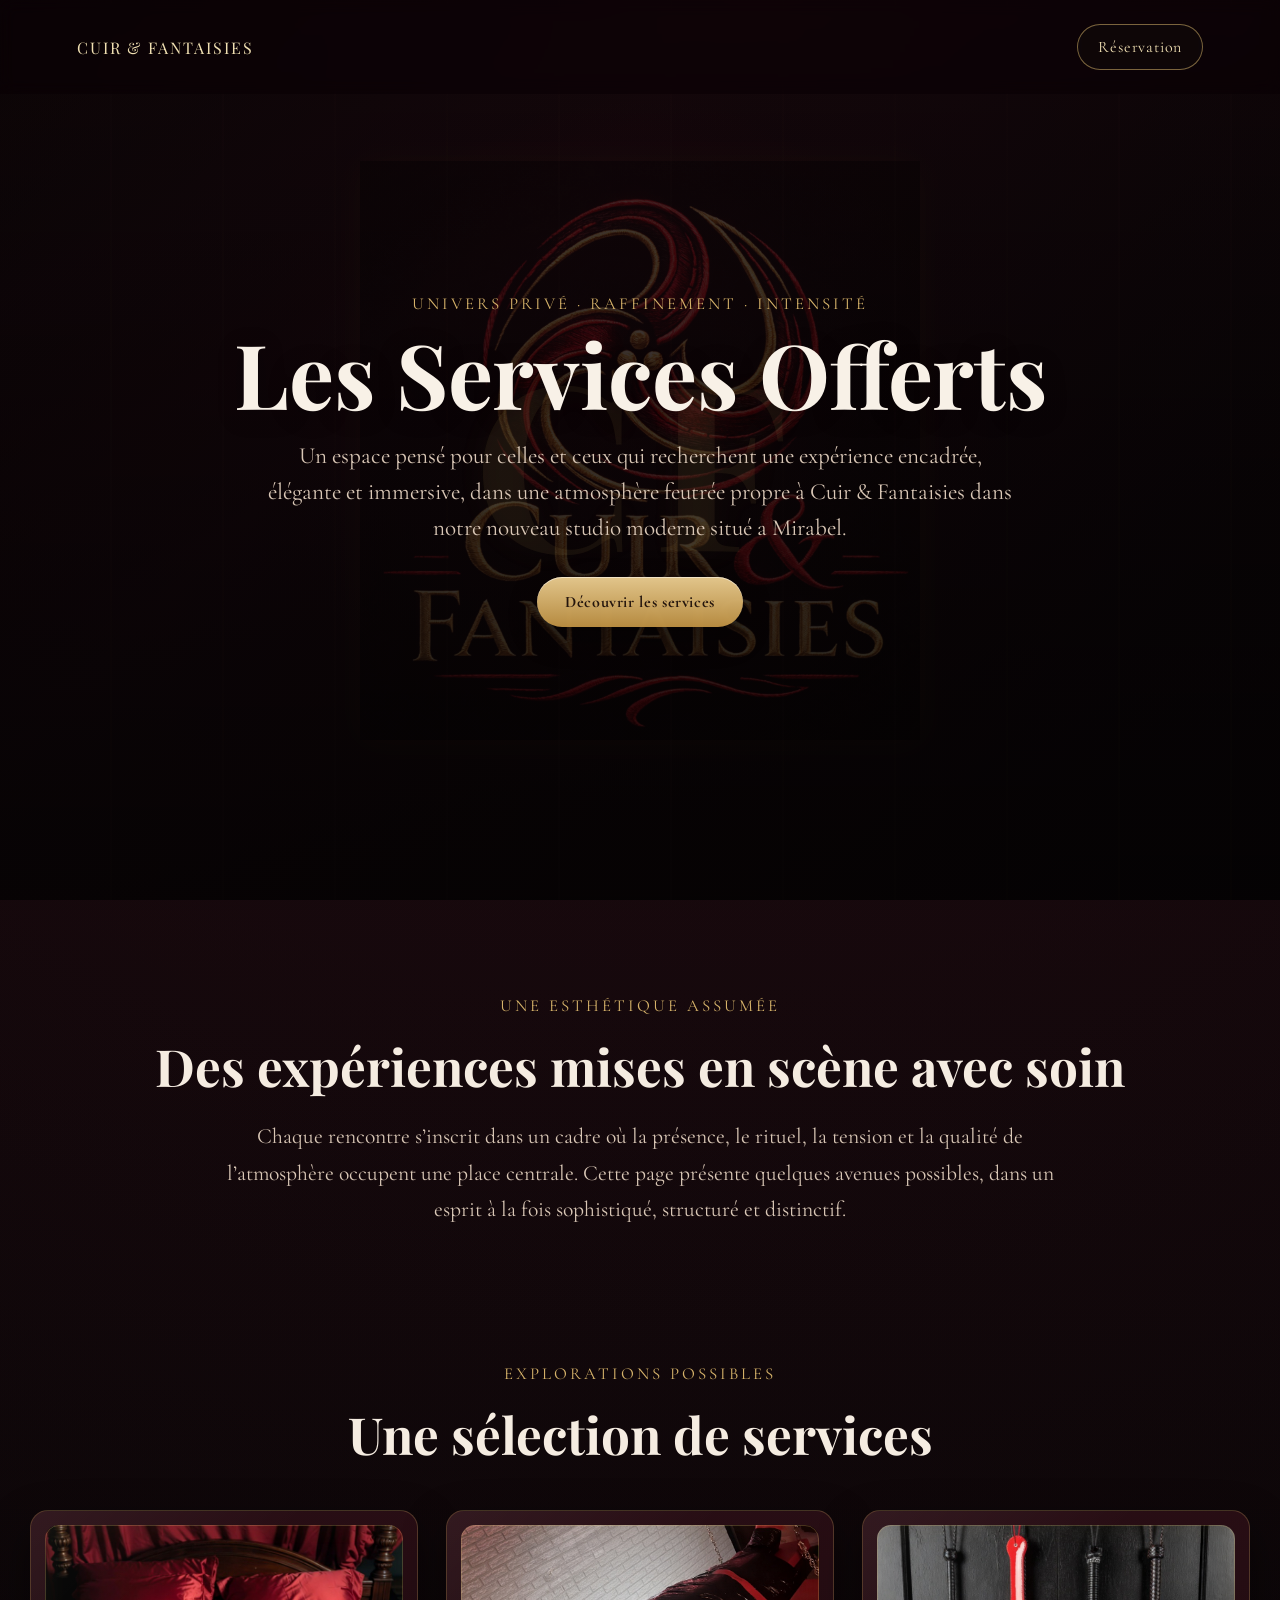
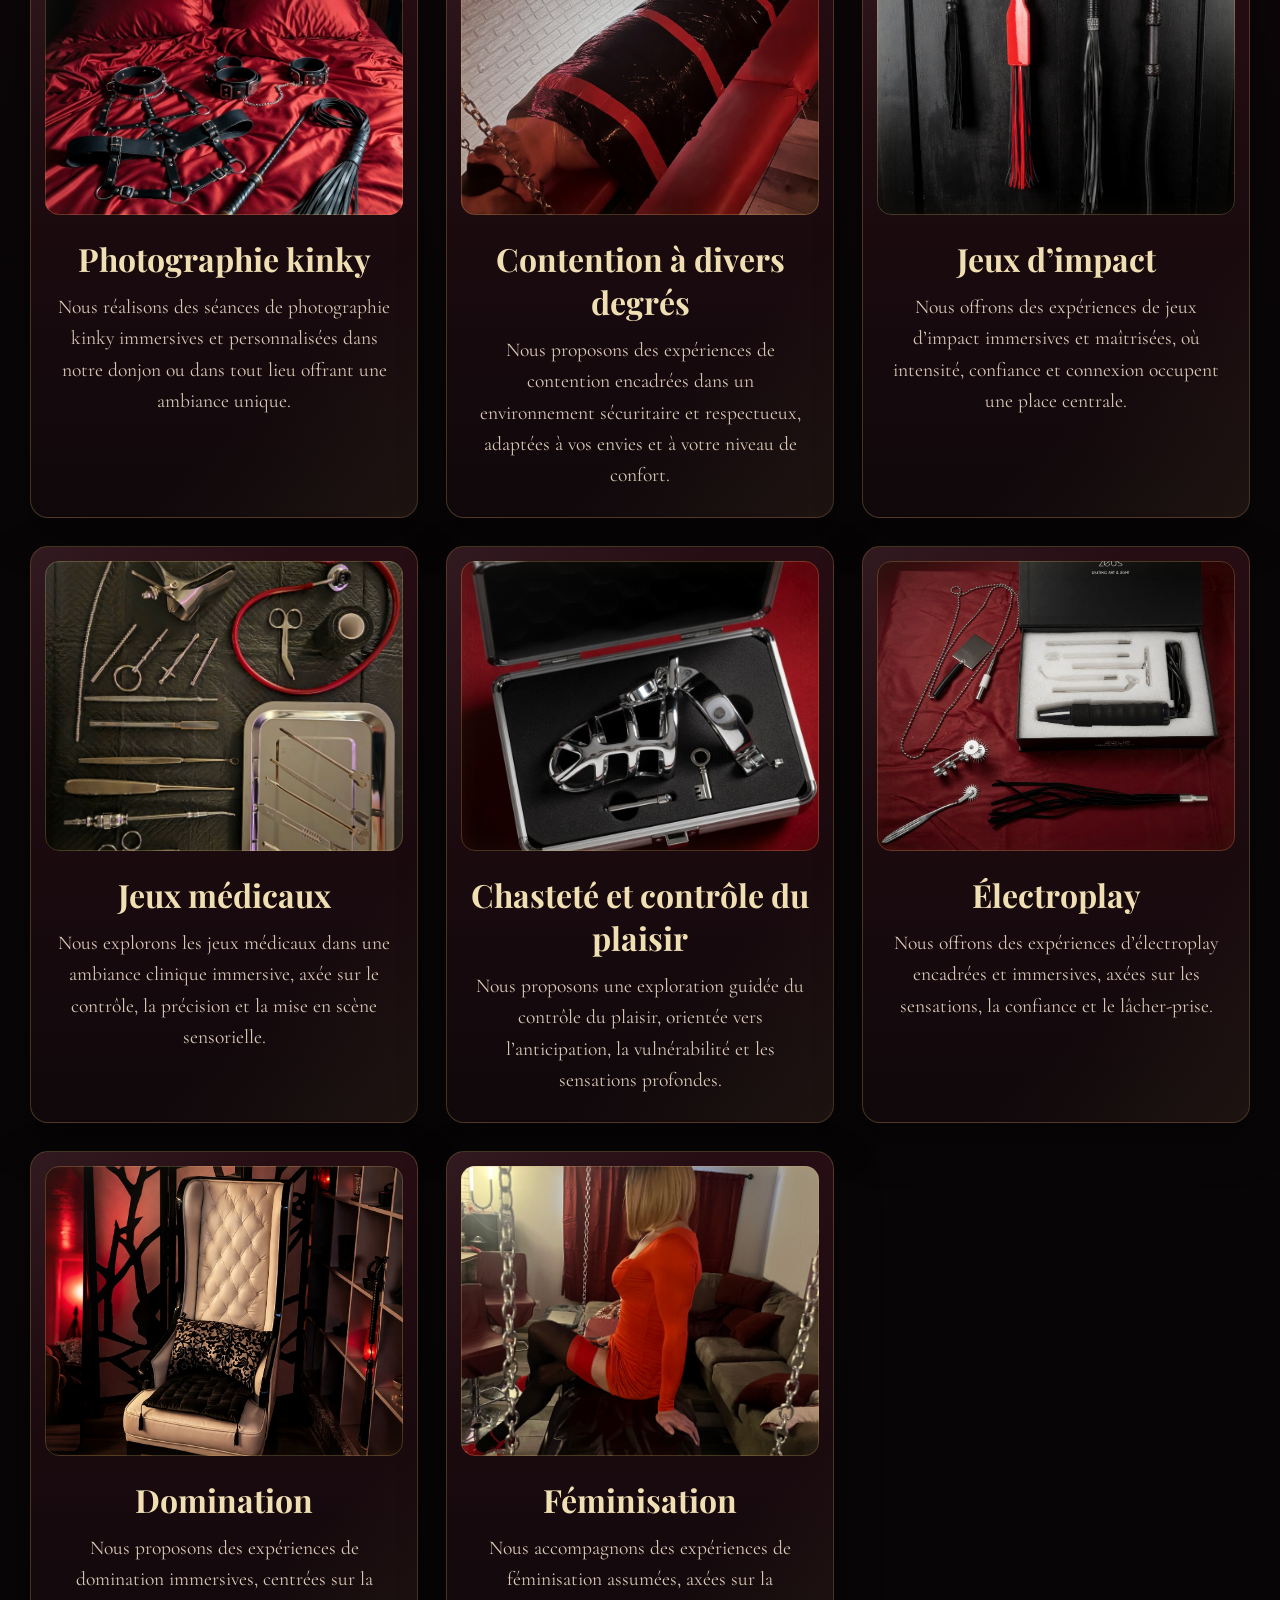
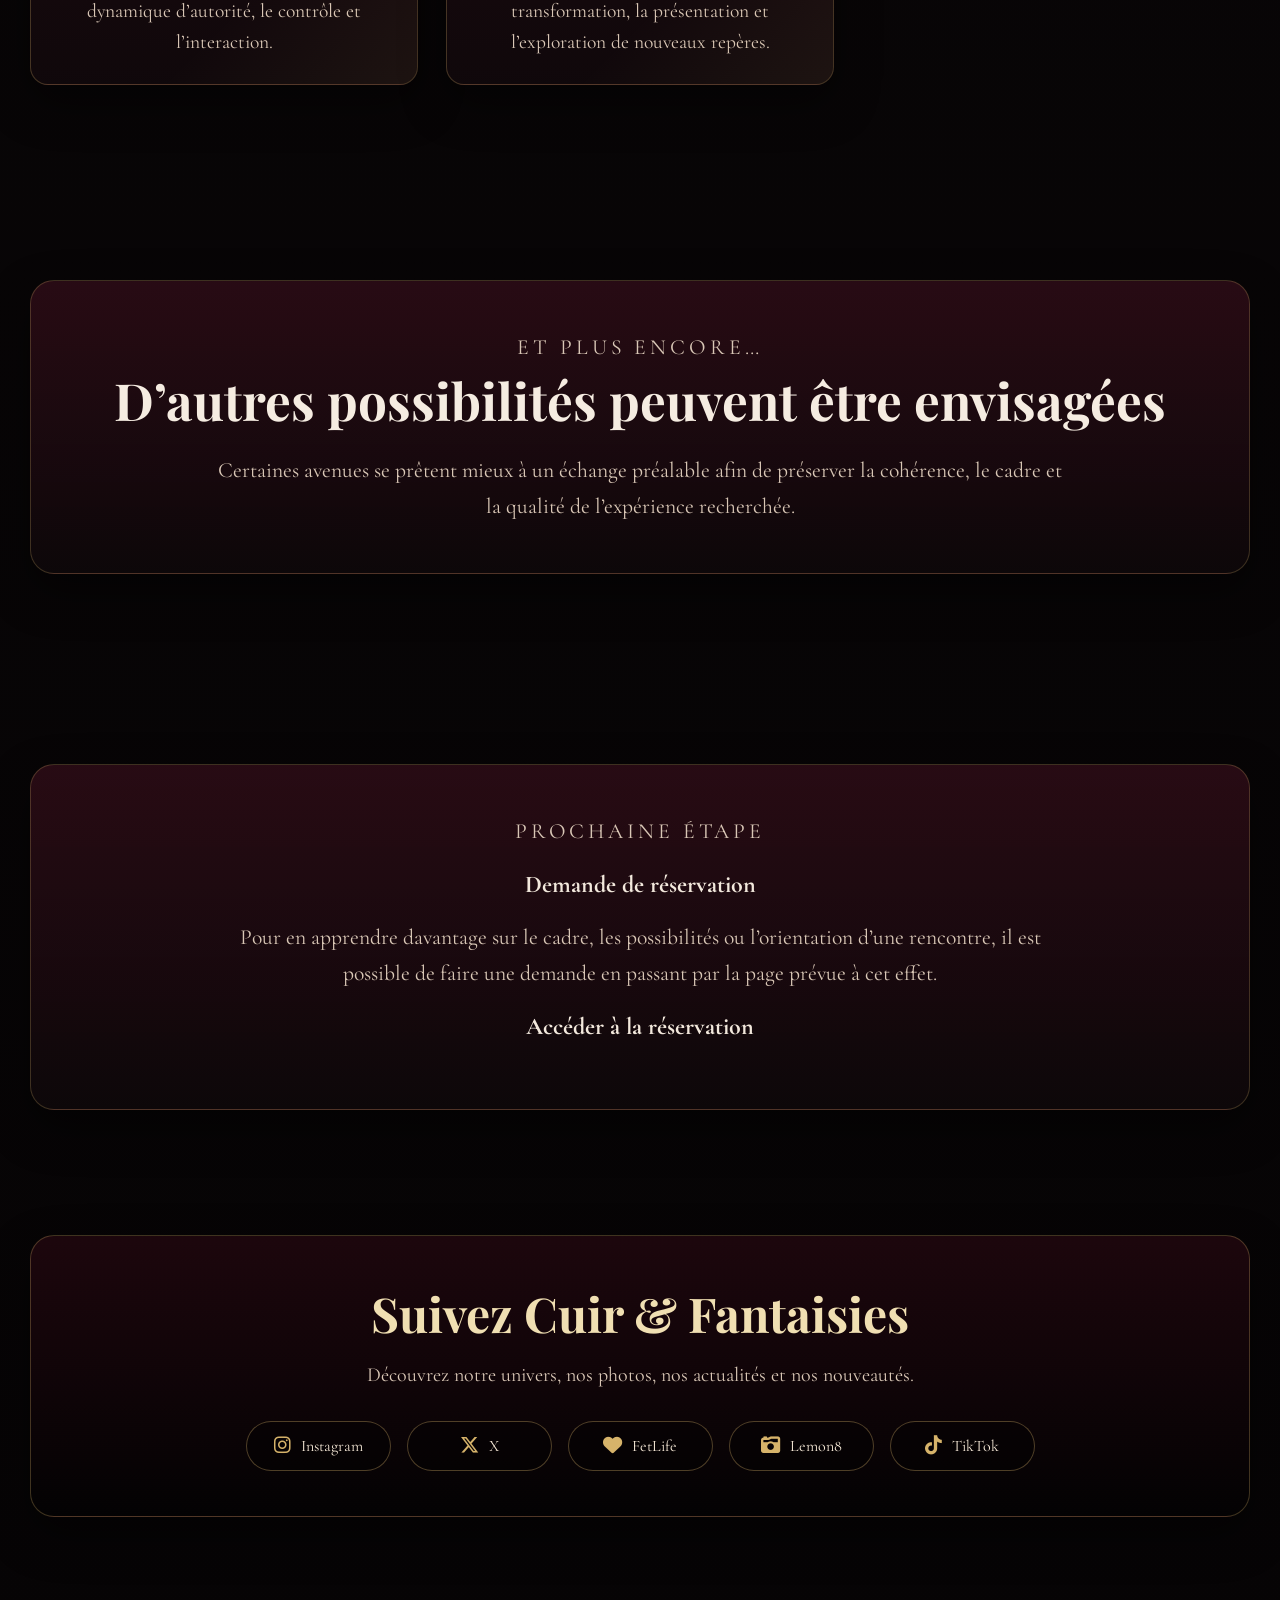
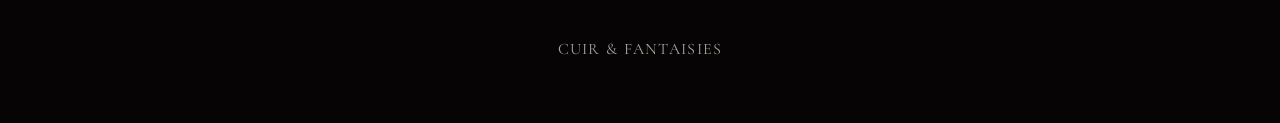
<file: index.html>
<!DOCTYPE html>
<html lang="fr">
<head>
  <meta charset="UTF-8" />
  <meta name="viewport" content="width=device-width, initial-scale=1.0" />

  <title>Services — Cuir & Fantaisies</title>

  <link rel="preconnect" href="https://fonts.googleapis.com">
  <link rel="preconnect" href="https://fonts.gstatic.com" crossorigin>
  <link href="https://fonts.googleapis.com/css2?family=Cormorant+Garamond:wght@400;500;600;700&family=Playfair+Display:wght@500;600;700&display=swap" rel="stylesheet">

  <link rel="stylesheet" href="styles.css" />
  <link rel="stylesheet"
href="https://cdnjs.cloudflare.com/ajax/libs/font-awesome/6.5.2/css/all.min.css">

</head>

<body>

  <header class="hero">

    <div class="hero-overlay"></div>
    <div class="hero-monogram">CF</div>

    <nav class="topbar">
      <div class="brand">Cuir & Fantaisies</div>
      <a href="#reservation" class="nav-btn">Réservation</a>
    </nav>

    <div class="hero-content">
      <p class="subtitle">Univers privé · Raffinement · Intensité</p>

      <h1>Les Services Offerts</h1>

      <p class="hero-text">
        Un espace pensé pour celles et ceux qui recherchent une expérience encadrée,
        élégante et immersive, dans une atmosphère feutrée propre à Cuir & Fantaisies dans notre nouveau studio moderne situé a Mirabel.
      </p>

      <a href="#services" class="hero-btn">Découvrir les services</a>
    </div>

  </header>

  <main>

    <section class="intro-section">
      <div class="section-inner">
        <p class="section-kicker">Une esthétique assumée</p>

        <h2>Des expériences mises en scène avec soin</h2>

        <p class="intro-text">
          Chaque rencontre s’inscrit dans un cadre où la présence, le rituel,
          la tension et la qualité de l’atmosphère occupent une place centrale.
          Cette page présente quelques avenues possibles, dans un esprit à la fois
          sophistiqué, structuré et distinctif.
        </p>
      </div>
    </section>

    <section id="services" class="services-section">
      <div class="section-inner">

        <p class="section-kicker">Explorations possibles</p>
        <h2>Une sélection de services</h2>

        <div class="services-grid">

          <a href="photographie-kinky.html" class="service-card">
            <div class="service-image-frame">
              <img src="images/photographie.jpeg" alt="Photographie kinky">
            </div>

            <div class="service-card-content">
              <h3>Photographie kinky</h3>
              <p>
                Nous réalisons des séances de photographie kinky immersives et personnalisées dans notre donjon ou dans tout lieu offrant une ambiance unique.
              </p>
            </div>
          </a>

          <a href="contention.html" class="service-card">
            <div class="service-image-frame">
              <img src="images/contention.jpeg" alt="Contention">
            </div>

            <div class="service-card-content">
              <h3>Contention à divers degrés</h3>
              <p>
                Nous proposons des expériences de contention encadrées dans un environnement sécuritaire et respectueux,
                adaptées à vos envies et à votre niveau de confort.
              </p>
            </div>
          </a>

          <a href="jeux-impact.html" class="service-card">
            <div class="service-image-frame">
              <img src="images/impact.jpeg" alt="Jeux d’impact">
            </div>

            <div class="service-card-content">
              <h3>Jeux d’impact</h3>
              <p>
                Nous offrons des expériences de jeux d’impact immersives et maîtrisées, où intensité, confiance et connexion occupent une place centrale.
              </p>
            </div>
          </a>

          <a href="jeux-medicaux.html" class="service-card">
            <div class="service-image-frame">
              <img src="images/medical1.jpeg" alt="Jeux médicaux">
            </div>

            <div class="service-card-content">
              <h3>Jeux médicaux</h3>
              <p>
                Nous explorons les jeux médicaux dans une ambiance clinique immersive, axée sur le contrôle,
                la précision et la mise en scène sensorielle.
              </p>
            </div>
          </a>

          <a href="chastete.html" class="service-card">
            <div class="service-image-frame">
              <img src="images/chastete.jpeg" alt="Chasteté et contrôle du plaisir">
            </div>

            <div class="service-card-content">
              <h3>Chasteté et contrôle du plaisir</h3>
              <p>
                Nous proposons une exploration guidée du contrôle du plaisir, orientée vers l’anticipation, la vulnérabilité et les sensations profondes.
              </p>
            </div>
          </a>

          <a href="electroplay.html" class="service-card">
            <div class="service-image-frame">
              <img src="images/electroplay.jpeg" alt="Électroplay">
            </div>

            <div class="service-card-content">
              <h3>Électroplay</h3>
              <p>
                Nous offrons des expériences d’électroplay encadrées et immersives, axées sur les sensations, la confiance et le lâcher-prise.
              </p>
            </div>
          </a>

          <a href="domination.html" class="service-card">
            <div class="service-image-frame">
              <img src="images/domination.png" alt="Domination">
            </div>

            <div class="service-card-content">
              <h3>Domination</h3>
              <p>
                Nous proposons des expériences de domination immersives, centrées sur la dynamique d’autorité, le contrôle et l’interaction.
              </p>
            </div>
          </a>

          <a href="feminisation.html" class="service-card">
            <div class="service-image-frame">
              <img src="images/IMG_4741.jpeg" alt="Féminisation">
            </div>

            <div class="service-card-content">
              <h3>Féminisation</h3>
              <p>
                Nous accompagnons des expériences de féminisation assumées, axées sur la transformation, la présentation et l’exploration de nouveaux repères.
              </p>
            </div>
          </a>

        </div>
      </div>
    </section>

    <section class="more-section">
      <div class="section-inner more-box">
        <p class="section-kicker">Et plus encore…</p>

        <h2>D’autres possibilités peuvent être envisagées</h2>

        <p>
          Certaines avenues se prêtent mieux à un échange préalable afin de préserver
          la cohérence, le cadre et la qualité de l’expérience recherchée.
        </p>
      </div>
    </section>

    <section id="reservation" class="reservation-section">
      <div class="section-inner reservation-box">
        <p class="section-kicker">Prochaine étape</p>

        <h1>Demande de réservation</h1>

        <p>
          Pour en apprendre davantage sur le cadre, les possibilités ou l’orientation
          d’une rencontre, il est possible de faire une demande en passant par la page prévue à cet effet.
        </p>

        <a class="btn btn-ghost" href="reservation-services.html"/a>
          <h1>Accéder à la réservation</h1>
        </a>
      </div>
    </section>
<section class="social-section">
  <h2>Suivez Cuir & Fantaisies</h2>
  <p>Découvrez notre univers, nos photos, nos actualités et nos nouveautés.</p>

  <div class="social-links">
    <a href="https://www.instagram.com/cuiretfantaisies" target="_blank"><i class="fab fa-instagram"></i>Instagram</a>
    <a href="https://x.com/CuiretFantaisie" target="_blank"><i class="fab fa-x-twitter"></i>X</a>
    <a href="https://fetlife.com/Dame_Emanuelle7" target="_blank"><i class="fas fa-heart"></i>FetLife</a>
    <a href="https://s.lemon8-app.com/s/GgNMypQpYj" target="_blank"><i class="fas fa-camera-retro"></i>Lemon8</a>
    <a href="https://www.tiktok.com/@pas_de_panique_tabarnak" target="_blank"><i class="fab fa-tiktok"></i>TikTok</a>
  </div>
</section>
  </main>
  <footer class="site-footer">
    <p>Cuir & Fantaisies</p>
  </footer>

</body>
</html>
</file>
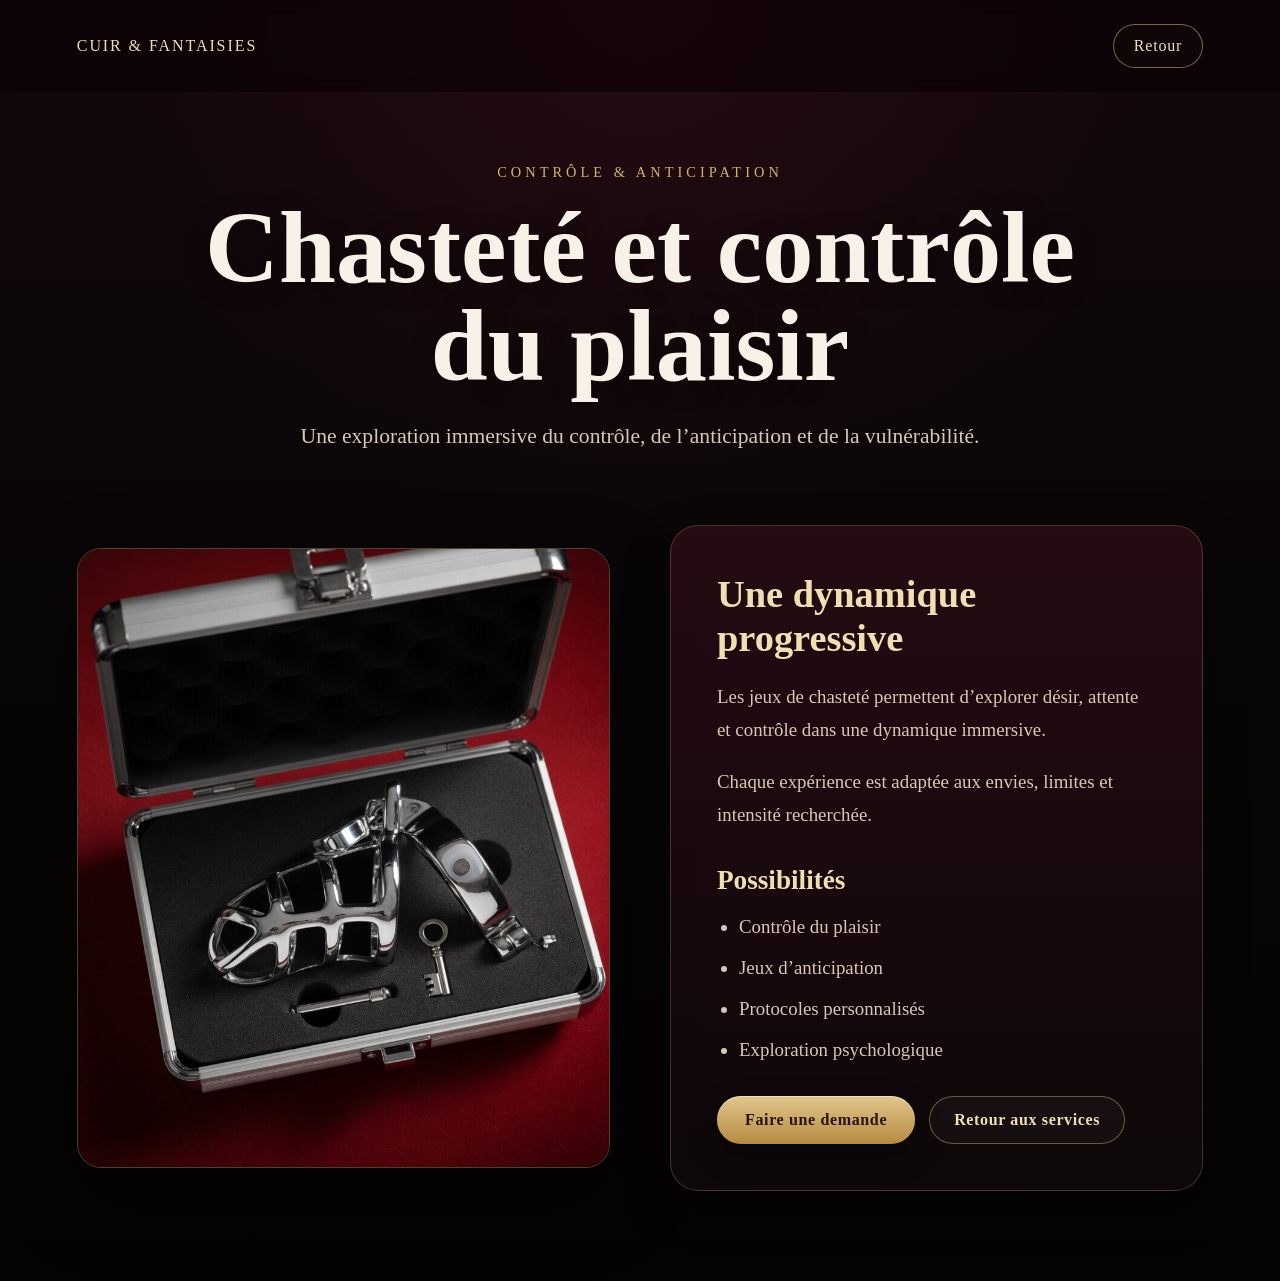
<file: chastete.html>
<!DOCTYPE html>
<html lang="fr">

<head>
  <meta charset="UTF-8"/>
  <meta name="viewport" content="width=device-width, initial-scale=1.0"/>

  <title>Chasteté — Cuir & Fantaisies</title>

  <link rel="stylesheet" href="styles.css"/>
</head>

<body>

<header class="topbar">
  <div class="brand">Cuir & Fantaisies</div>

  <a href="index.html" class="nav-btn">
    Retour
  </a>
</header>

<main class="service-page">

  <section class="service-hero">

    <p class="eyebrow">Contrôle & anticipation</p>

    <h1>Chasteté et contrôle du plaisir</h1>

    <p class="intro">
      Une exploration immersive du contrôle, de l’anticipation et de la vulnérabilité.
    </p>

  </section>

  <section class="service-detail-content">

    <div class="service-detail-image">
      <img src="images/chastete.jpeg" alt="Chasteté">
    </div>

    <div class="service-detail-text">

      <h2>Une dynamique progressive</h2>

      <p>
        Les jeux de chasteté permettent d’explorer désir, attente et contrôle dans une dynamique immersive.
      </p>

      <p>
        Chaque expérience est adaptée aux envies, limites et intensité recherchée.
      </p>

      <h3>Possibilités</h3>

      <ul>
        <li>Contrôle du plaisir</li>
        <li>Jeux d’anticipation</li>
        <li>Protocoles personnalisés</li>
        <li>Exploration psychologique</li>
      </ul>

      <div class="service-actions">

        <a href="https://dameemanuelle-code.github.io/Services/reservation-services.html" class="service-btn">
          Faire une demande
        </a>

        <a href="index.html" class="service-btn-secondary">
          Retour aux services
        </a>

      </div>

    </div>

  </section>

</main>

</body>
</html>
</file>
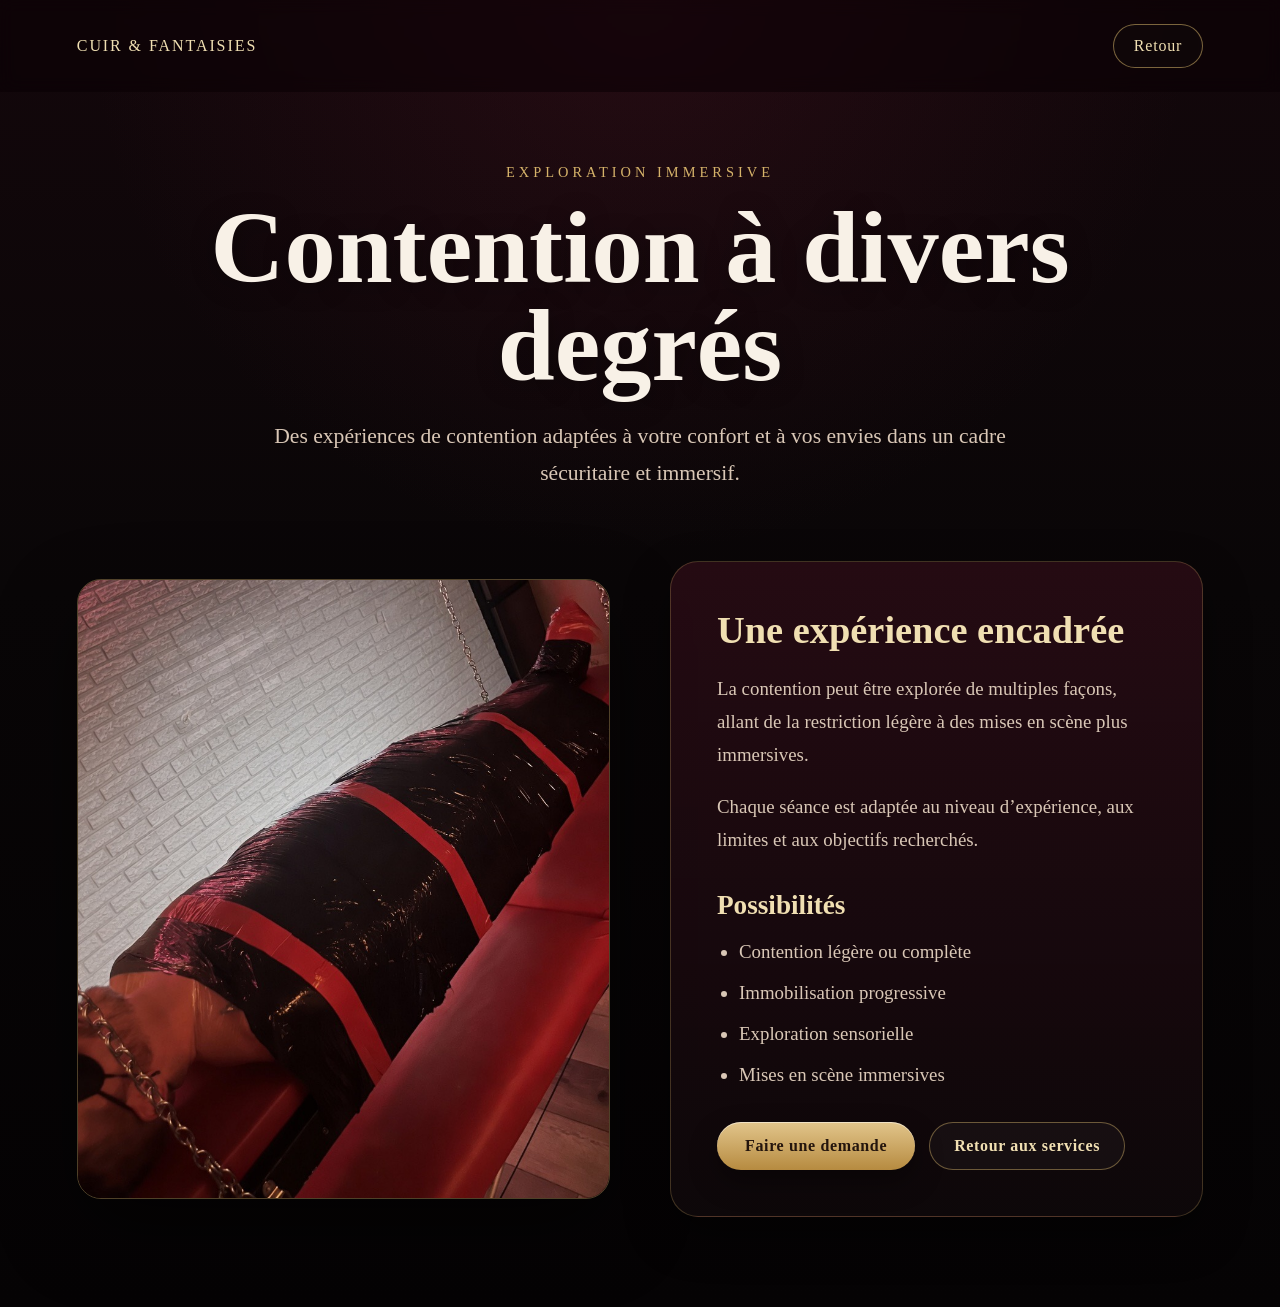
<file: contention.html>
<!DOCTYPE html>
<html lang="fr">

<head>
  <meta charset="UTF-8"/>
  <meta name="viewport" content="width=device-width, initial-scale=1.0"/>

  <title>Contention — Cuir & Fantaisies</title>

  <link rel="stylesheet" href="styles.css"/>
</head>

<body>

<header class="topbar">
  <div class="brand">Cuir & Fantaisies</div>

  <a href="index.html" class="nav-btn">
    Retour
  </a>
</header>

<main class="service-page">

  <section class="service-hero">

    <p class="eyebrow">Exploration immersive</p>

    <h1>Contention à divers degrés</h1>

    <p class="intro">
      Des expériences de contention adaptées à votre confort et à vos envies dans un cadre sécuritaire et immersif.
    </p>

  </section>

  <section class="service-detail-content">

    <div class="service-detail-image">
      <img src="images/contention.jpeg" alt="Contention">
    </div>

    <div class="service-detail-text">

      <h2>Une expérience encadrée</h2>

      <p>
        La contention peut être explorée de multiples façons, allant de la restriction légère à des mises en scène plus immersives.
      </p>

      <p>
        Chaque séance est adaptée au niveau d’expérience, aux limites et aux objectifs recherchés.
      </p>

      <h3>Possibilités</h3>

      <ul>
        <li>Contention légère ou complète</li>
        <li>Immobilisation progressive</li>
        <li>Exploration sensorielle</li>
        <li>Mises en scène immersives</li>
      </ul>

      <div class="service-actions">

        <a href="https://dameemanuelle-code.github.io/Services/reservation-services.html" class="service-btn">
          Faire une demande
        </a>

        <a href="index.html" class="service-btn-secondary">
          Retour aux services
        </a>

      </div>

    </div>

  </section>

</main>

</body>
</html>
</file>
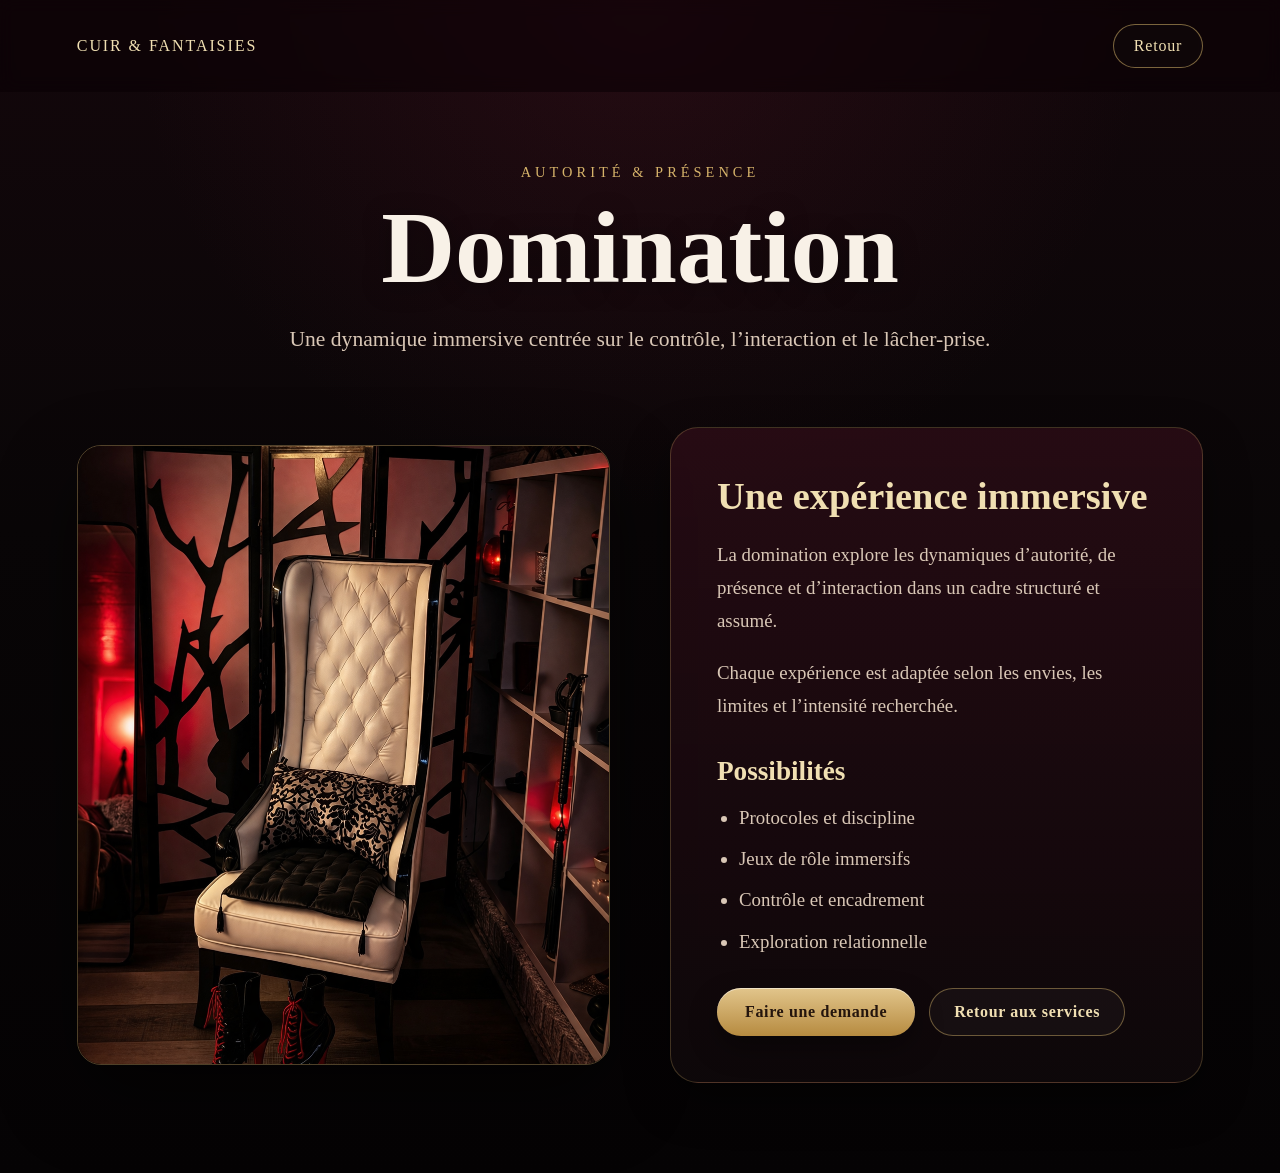
<file: domination.html>
<!DOCTYPE html>
<html lang="fr">

<head>
  <meta charset="UTF-8" />
  <meta name="viewport" content="width=device-width, initial-scale=1.0"/>

  <title>Domination — Cuir & Fantaisies</title>

  <link rel="stylesheet" href="styles.css"/>
</head>

<body>

<header class="topbar">
  <div class="brand">Cuir & Fantaisies</div>

  <a href="index.html" class="nav-btn">
    Retour
  </a>
</header>

<main class="service-page">

  <section class="service-hero">

    <p class="eyebrow">Autorité & présence</p>

    <h1>Domination</h1>

    <p class="intro">
      Une dynamique immersive centrée sur le contrôle, l’interaction et le lâcher-prise.
    </p>

  </section>

  <section class="service-detail-content">

    <div class="service-detail-image">
      <img src="images/domination.png" alt="Domination">
    </div>

    <div class="service-detail-text">

      <h2>Une expérience immersive</h2>

      <p>
        La domination explore les dynamiques d’autorité, de présence et d’interaction dans un cadre structuré et assumé.
      </p>

      <p>
        Chaque expérience est adaptée selon les envies, les limites et l’intensité recherchée.
      </p>

      <h3>Possibilités</h3>

      <ul>
        <li>Protocoles et discipline</li>
        <li>Jeux de rôle immersifs</li>
        <li>Contrôle et encadrement</li>
        <li>Exploration relationnelle</li>
      </ul>

      <div class="service-actions">

        <a href="https://dameemanuelle-code.github.io/Services/reservation-services.html" class="service-btn">
          Faire une demande
        </a>

        <a href="index.html" class="service-btn-secondary">
          Retour aux services
        </a>

      </div>

    </div>

  </section>

</main>

</body>
</html>
</file>
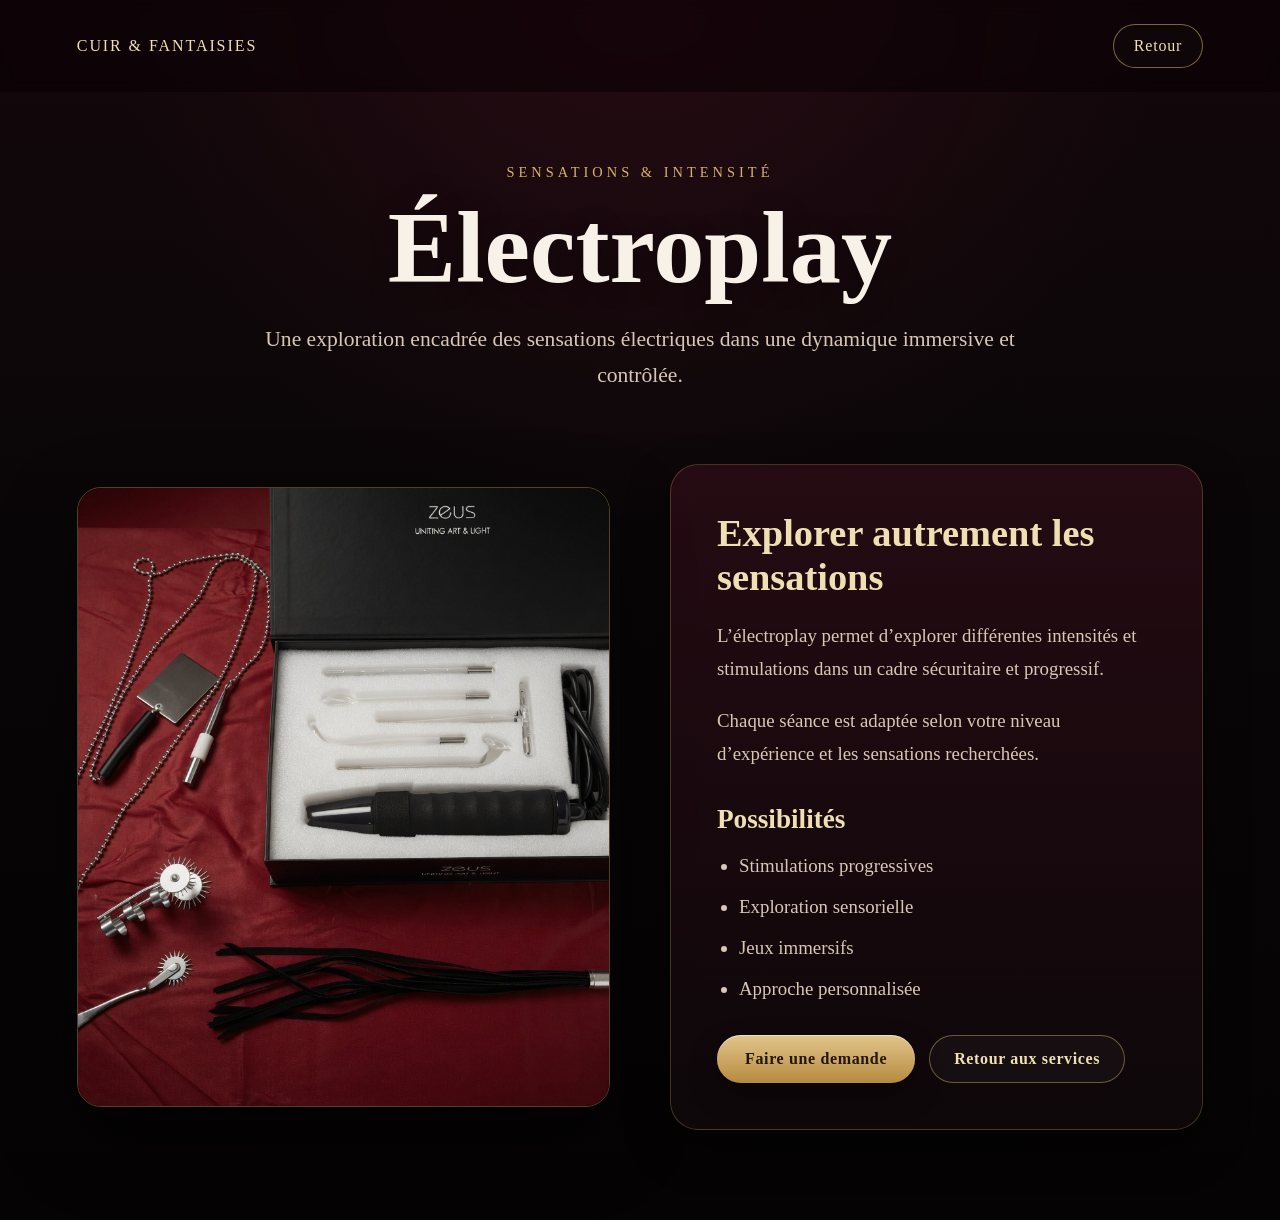
<file: electroplay.html>
<!DOCTYPE html>
<html lang="fr">

<head>
  <meta charset="UTF-8"/>
  <meta name="viewport" content="width=device-width, initial-scale=1.0"/>

  <title>Électroplay — Cuir & Fantaisies</title>

  <link rel="stylesheet" href="styles.css"/>
</head>

<body>

<header class="topbar">
  <div class="brand">Cuir & Fantaisies</div>

  <a href="index.html" class="nav-btn">
    Retour
  </a>
</header>

<main class="service-page">

  <section class="service-hero">

    <p class="eyebrow">Sensations & intensité</p>

    <h1>Électroplay</h1>

    <p class="intro">
      Une exploration encadrée des sensations électriques dans une dynamique immersive et contrôlée.
    </p>

  </section>

  <section class="service-detail-content">

    <div class="service-detail-image">
      <img src="images/electroplay.jpeg" alt="Électroplay">
    </div>

    <div class="service-detail-text">

      <h2>Explorer autrement les sensations</h2>

      <p>
        L’électroplay permet d’explorer différentes intensités et stimulations dans un cadre sécuritaire et progressif.
      </p>

      <p>
        Chaque séance est adaptée selon votre niveau d’expérience et les sensations recherchées.
      </p>

      <h3>Possibilités</h3>

      <ul>
        <li>Stimulations progressives</li>
        <li>Exploration sensorielle</li>
        <li>Jeux immersifs</li>
        <li>Approche personnalisée</li>
      </ul>

      <div class="service-actions">

        <a href="https://dameemanuelle-code.github.io/Services/reservation-services.html" class="service-btn">
          Faire une demande
        </a>

        <a href="index.html" class="service-btn-secondary">
          Retour aux services
        </a>

      </div>

    </div>

  </section>

</main>

</body>
</html>
</file>
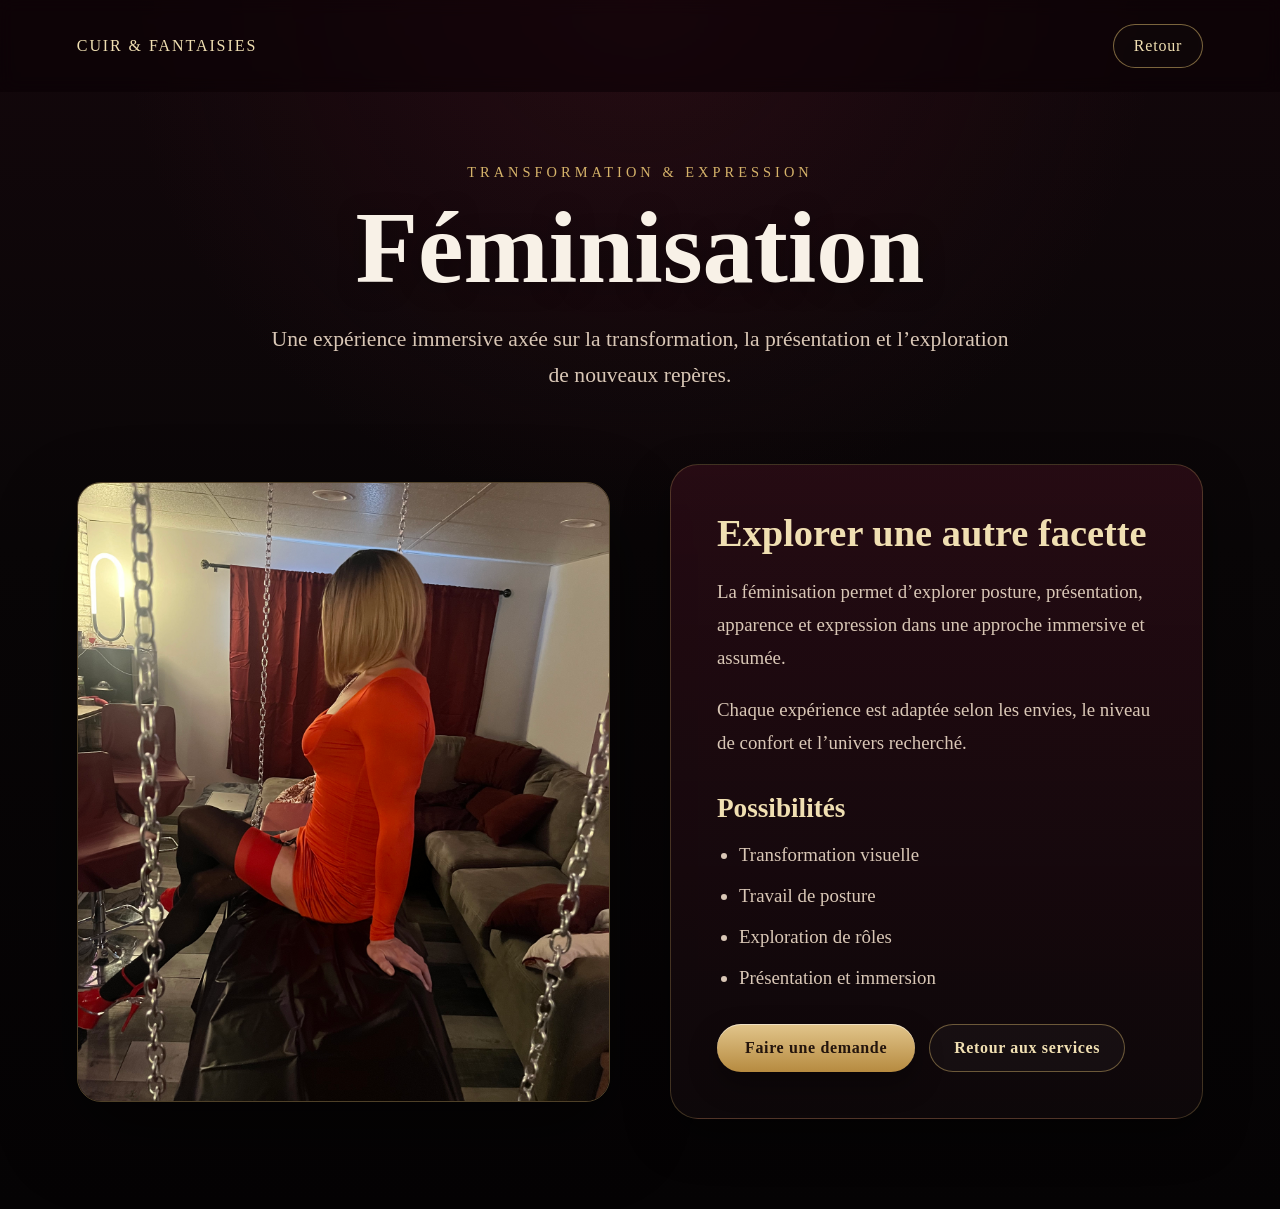
<file: feminisation.html>
<!DOCTYPE html>
<html lang="fr">

<head>
  <meta charset="UTF-8"/>
  <meta name="viewport" content="width=device-width, initial-scale=1.0"/>

  <title>Féminisation — Cuir & Fantaisies</title>

  <link rel="stylesheet" href="styles.css"/>
</head>

<body>

<header class="topbar">
  <div class="brand">Cuir & Fantaisies</div>

  <a href="index.html" class="nav-btn">
    Retour
  </a>
</header>

<main class="service-page">

  <section class="service-hero">

    <p class="eyebrow">Transformation & expression</p>

    <h1>Féminisation</h1>

    <p class="intro">
      Une expérience immersive axée sur la transformation, la présentation et l’exploration de nouveaux repères.
    </p>

  </section>

  <section class="service-detail-content">

    <div class="service-detail-image">
      <img src="images/IMG_4741.jpeg" alt="Féminisation">
    </div>

    <div class="service-detail-text">

      <h2>Explorer une autre facette</h2>

      <p>
        La féminisation permet d’explorer posture, présentation, apparence et expression dans une approche immersive et assumée.
      </p>

      <p>
        Chaque expérience est adaptée selon les envies, le niveau de confort et l’univers recherché.
      </p>

      <h3>Possibilités</h3>

      <ul>
        <li>Transformation visuelle</li>
        <li>Travail de posture</li>
        <li>Exploration de rôles</li>
        <li>Présentation et immersion</li>
      </ul>

      <div class="service-actions">

        <a href="https://dameemanuelle-code.github.io/Services/reservation-services.html" class="service-btn">
          Faire une demande
        </a>

        <a href="index.html" class="service-btn-secondary">
          Retour aux services
        </a>

      </div>

    </div>

  </section>

</main>

</body>
</html>
</file>
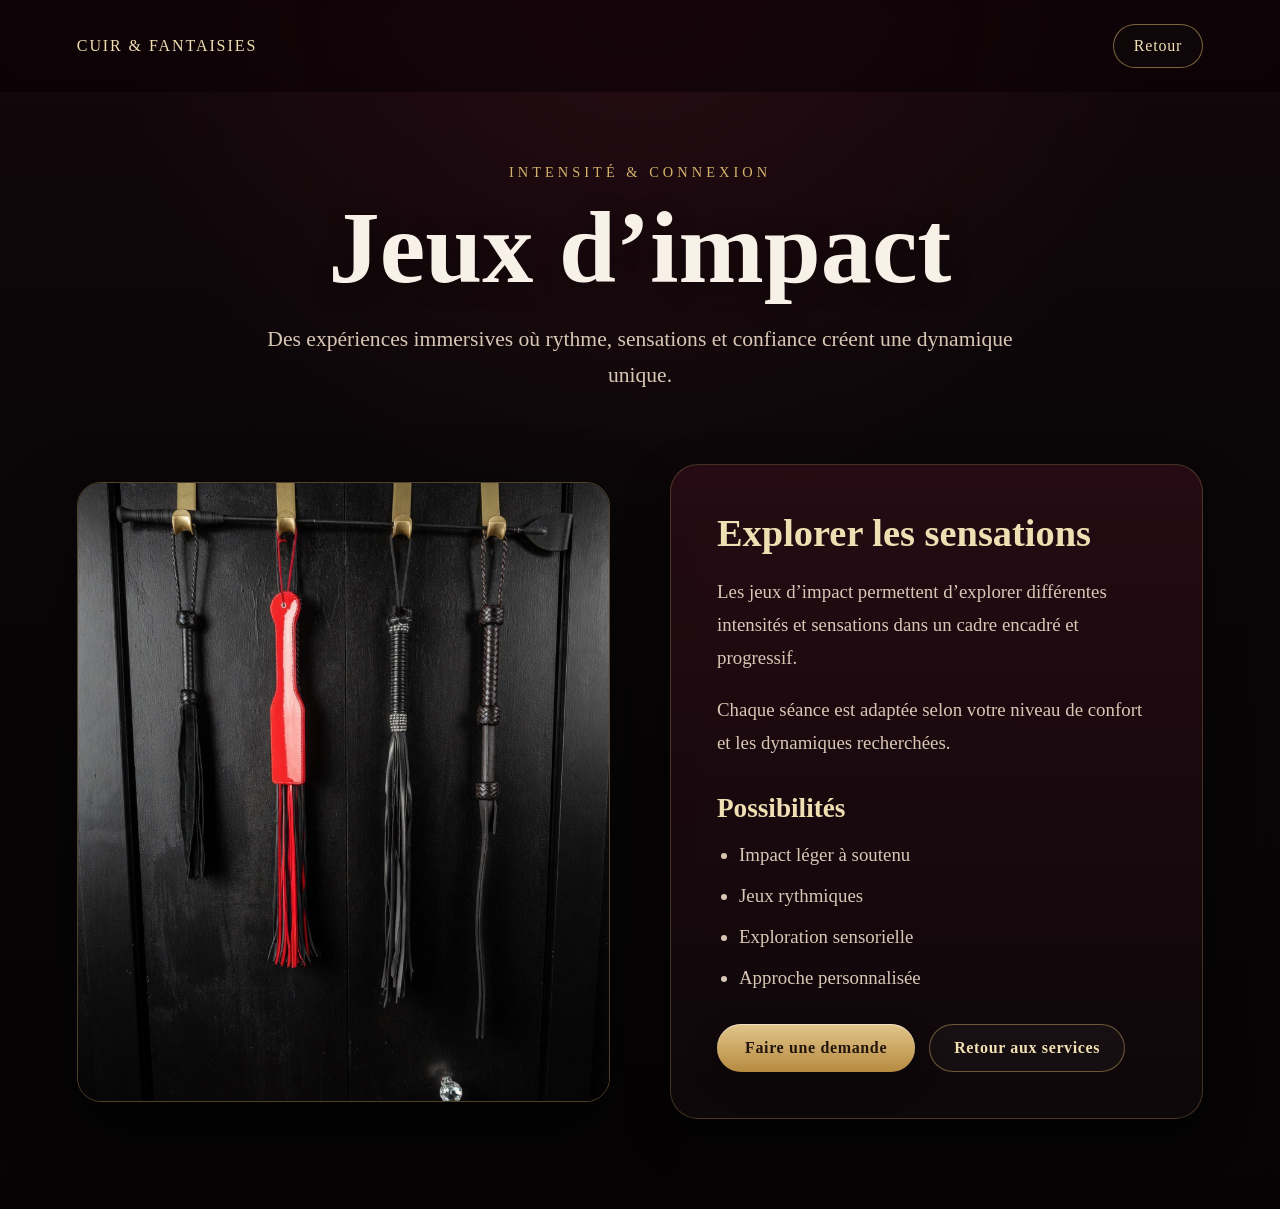
<file: jeux-impact.html>
<!DOCTYPE html>
<html lang="fr">

<head>
  <meta charset="UTF-8"/>
  <meta name="viewport" content="width=device-width, initial-scale=1.0"/>

  <title>Jeux d’impact — Cuir & Fantaisies</title>

  <link rel="stylesheet" href="styles.css"/>
</head>

<body>

<header class="topbar">
  <div class="brand">Cuir & Fantaisies</div>

  <a href="index.html" class="nav-btn">
    Retour
  </a>
</header>

<main class="service-page">

  <section class="service-hero">

    <p class="eyebrow">Intensité & connexion</p>

    <h1>Jeux d’impact</h1>

    <p class="intro">
      Des expériences immersives où rythme, sensations et confiance créent une dynamique unique.
    </p>

  </section>

  <section class="service-detail-content">

    <div class="service-detail-image">
      <img src="images/impact.jpeg" alt="Jeux d’impact">
    </div>

    <div class="service-detail-text">

      <h2>Explorer les sensations</h2>

      <p>
        Les jeux d’impact permettent d’explorer différentes intensités et sensations dans un cadre encadré et progressif.
      </p>

      <p>
        Chaque séance est adaptée selon votre niveau de confort et les dynamiques recherchées.
      </p>

      <h3>Possibilités</h3>

      <ul>
        <li>Impact léger à soutenu</li>
        <li>Jeux rythmiques</li>
        <li>Exploration sensorielle</li>
        <li>Approche personnalisée</li>
      </ul>

      <div class="service-actions">

        <a href="https://dameemanuelle-code.github.io/Services/reservation-services.html" class="service-btn">
          Faire une demande
        </a>

        <a href="index.html" class="service-btn-secondary">
          Retour aux services
        </a>

      </div>

    </div>

  </section>

</main>

</body>
</html>
</file>
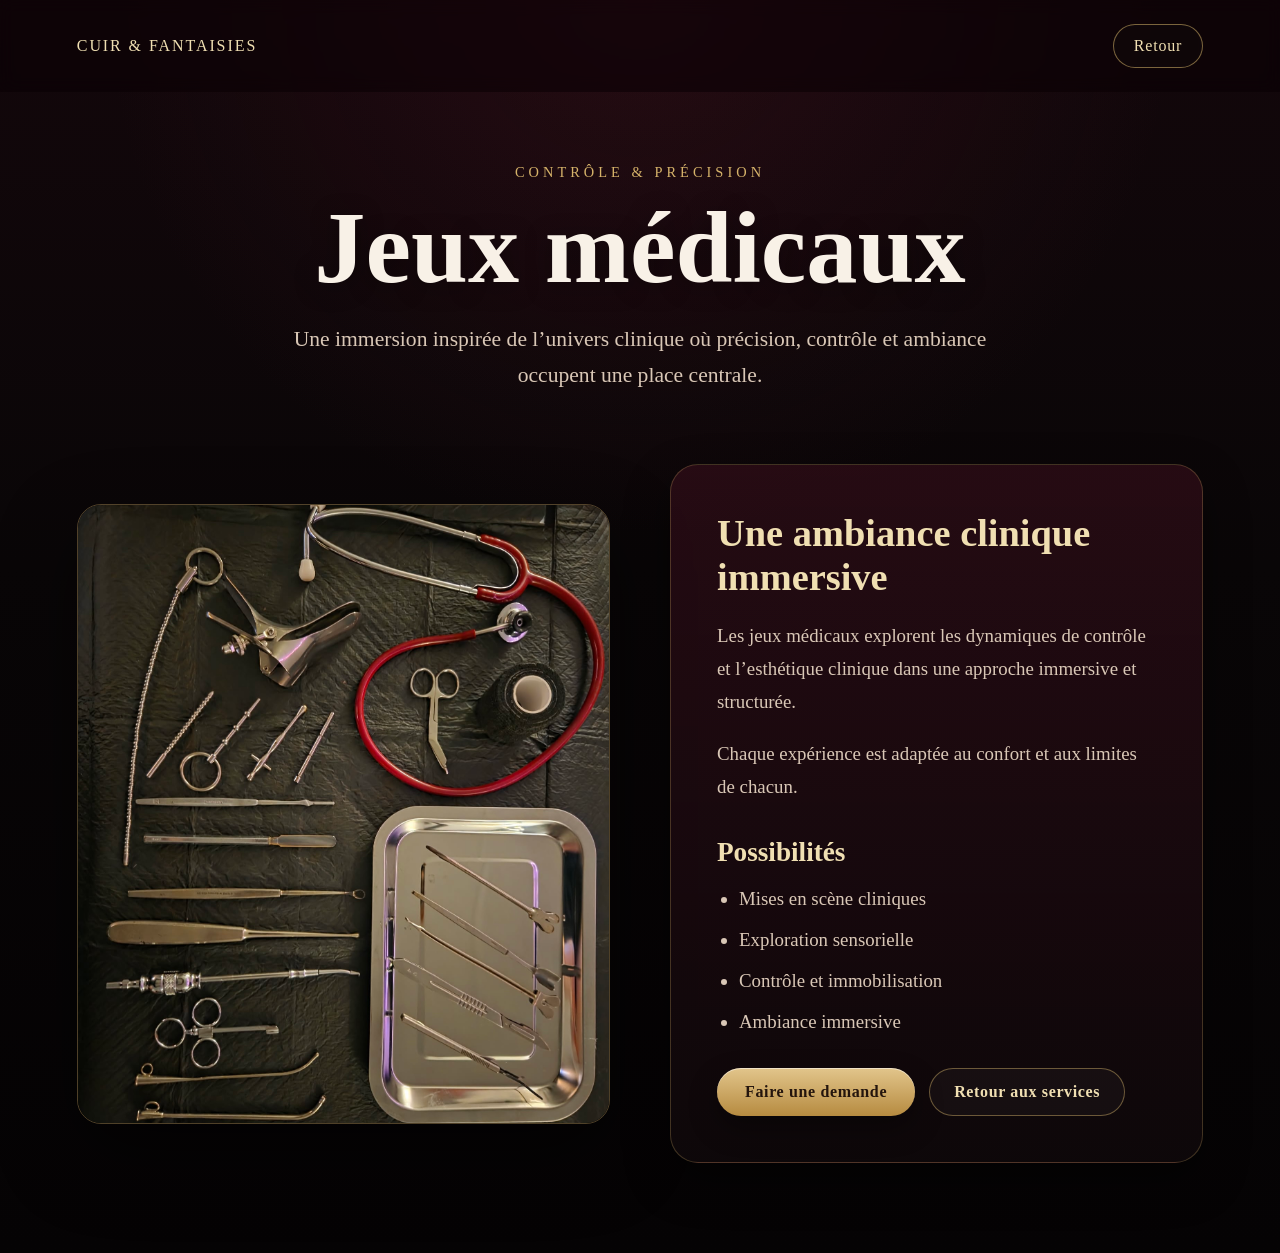
<file: jeux-medicaux.html>
<!DOCTYPE html>
<html lang="fr">

<head>
  <meta charset="UTF-8"/>
  <meta name="viewport" content="width=device-width, initial-scale=1.0"/>

  <title>Jeux médicaux — Cuir & Fantaisies</title>

  <link rel="stylesheet" href="styles.css"/>
</head>

<body>

<header class="topbar">
  <div class="brand">Cuir & Fantaisies</div>

  <a href="index.html" class="nav-btn">
    Retour
  </a>
</header>

<main class="service-page">

  <section class="service-hero">

    <p class="eyebrow">Contrôle & précision</p>

    <h1>Jeux médicaux</h1>

    <p class="intro">
      Une immersion inspirée de l’univers clinique où précision, contrôle et ambiance occupent une place centrale.
    </p>

  </section>

  <section class="service-detail-content">

    <div class="service-detail-image">
      <img src="images/medical1.jpeg" alt="Jeux médicaux">
    </div>

    <div class="service-detail-text">

      <h2>Une ambiance clinique immersive</h2>

      <p>
        Les jeux médicaux explorent les dynamiques de contrôle et l’esthétique clinique dans une approche immersive et structurée.
      </p>

      <p>
        Chaque expérience est adaptée au confort et aux limites de chacun.
      </p>

      <h3>Possibilités</h3>

      <ul>
        <li>Mises en scène cliniques</li>
        <li>Exploration sensorielle</li>
        <li>Contrôle et immobilisation</li>
        <li>Ambiance immersive</li>
      </ul>

      <div class="service-actions">

        <a href="https://dameemanuelle-code.github.io/Services/reservation-services.html" class="service-btn">
          Faire une demande
        </a>

        <a href="index.html" class="service-btn-secondary">
          Retour aux services
        </a>

      </div>

    </div>

  </section>

</main>

</body>
</html>
</file>
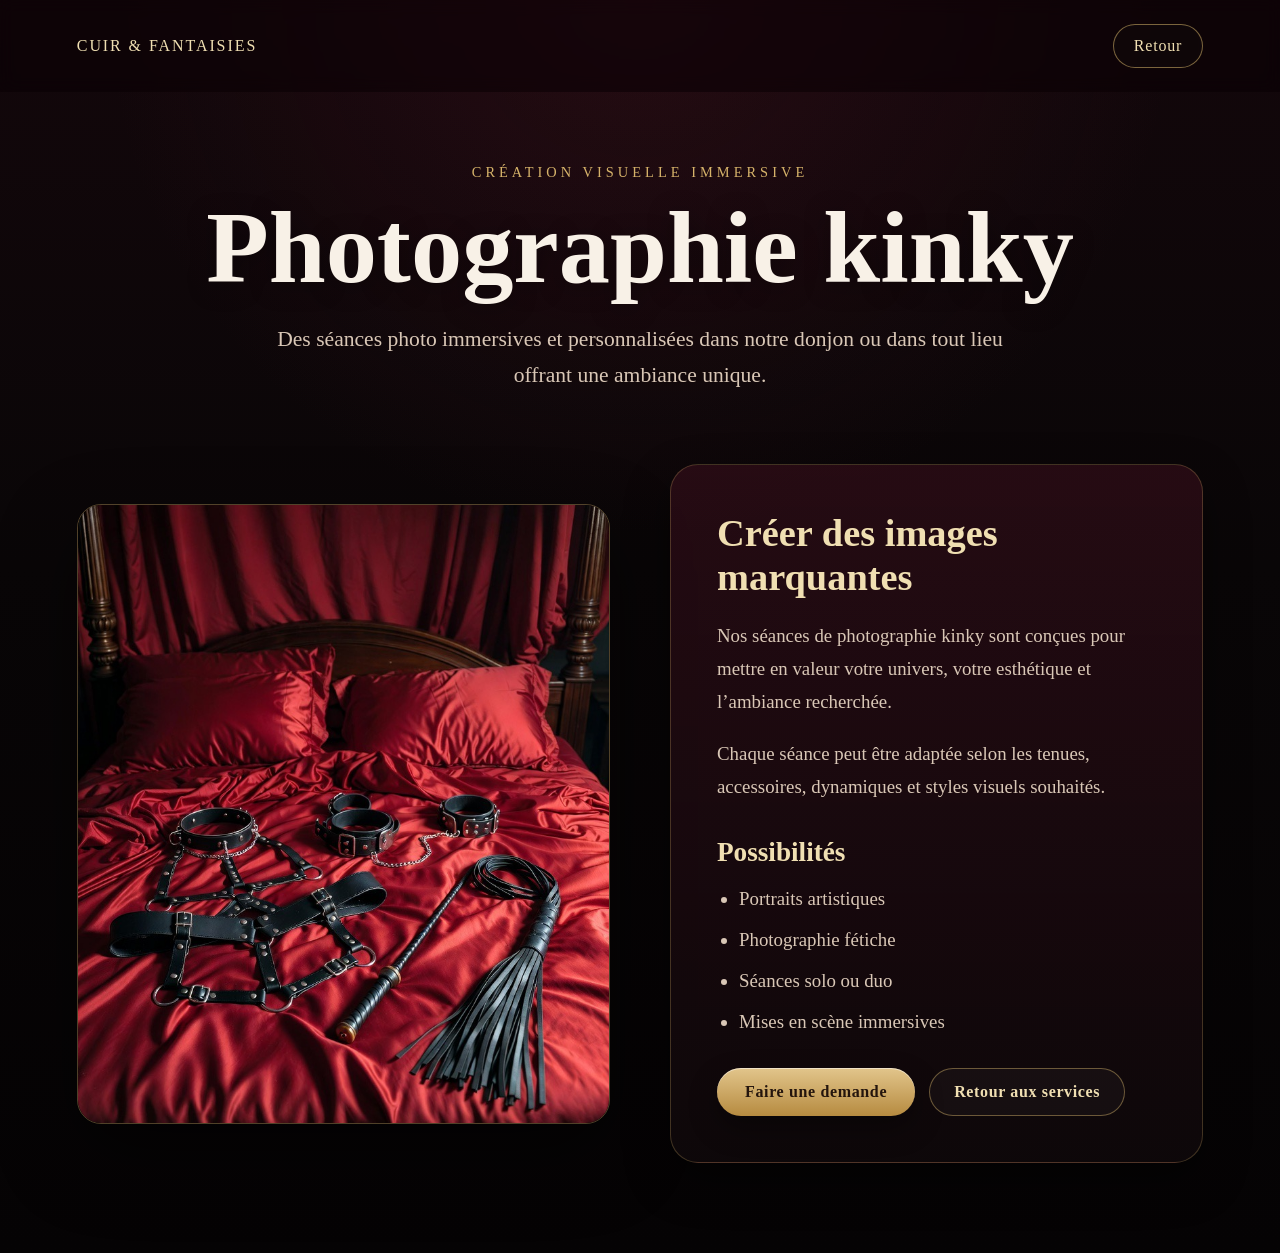
<file: photograhie-kinky.html>
<!DOCTYPE html>
<html lang="fr">

<head>
  <meta charset="UTF-8"/>
  <meta name="viewport" content="width=device-width, initial-scale=1.0"/>

  <title>Photographie kinky — Cuir & Fantaisies</title>

  <link rel="stylesheet" href="styles.css"/>
</head>

<body>

<header class="topbar">
  <div class="brand">Cuir & Fantaisies</div>

  <a href="index.html" class="nav-btn">
    Retour
  </a>
</header>

<main class="service-page">

  <section class="service-hero">

    <p class="eyebrow">Création visuelle immersive</p>

    <h1>Photographie kinky</h1>

    <p class="intro">
      Des séances photo immersives et personnalisées dans notre donjon ou dans tout lieu offrant une ambiance unique.
    </p>

  </section>

  <section class="service-detail-content">

    <div class="service-detail-image">
      <img src="images/photographie.jpeg" alt="Photographie kinky">
    </div>

    <div class="service-detail-text">

      <h2>Créer des images marquantes</h2>

      <p>
        Nos séances de photographie kinky sont conçues pour mettre en valeur votre univers, votre esthétique et l’ambiance recherchée.
      </p>

      <p>
        Chaque séance peut être adaptée selon les tenues, accessoires, dynamiques et styles visuels souhaités.
      </p>

      <h3>Possibilités</h3>

      <ul>
        <li>Portraits artistiques</li>
        <li>Photographie fétiche</li>
        <li>Séances solo ou duo</li>
        <li>Mises en scène immersives</li>
      </ul>

      <div class="service-actions">

     <a href="https://dameemanuelle-code.github.io/Cuir-et-Fantaisies/reservation.html" class="service-btn">
          Faire une demande
        </a>

        <a href="index.html" class="service-btn-secondary">
          Retour aux services
        </a>

      </div>

    </div>

  </section>

</main>

</body>
</html>
</file>
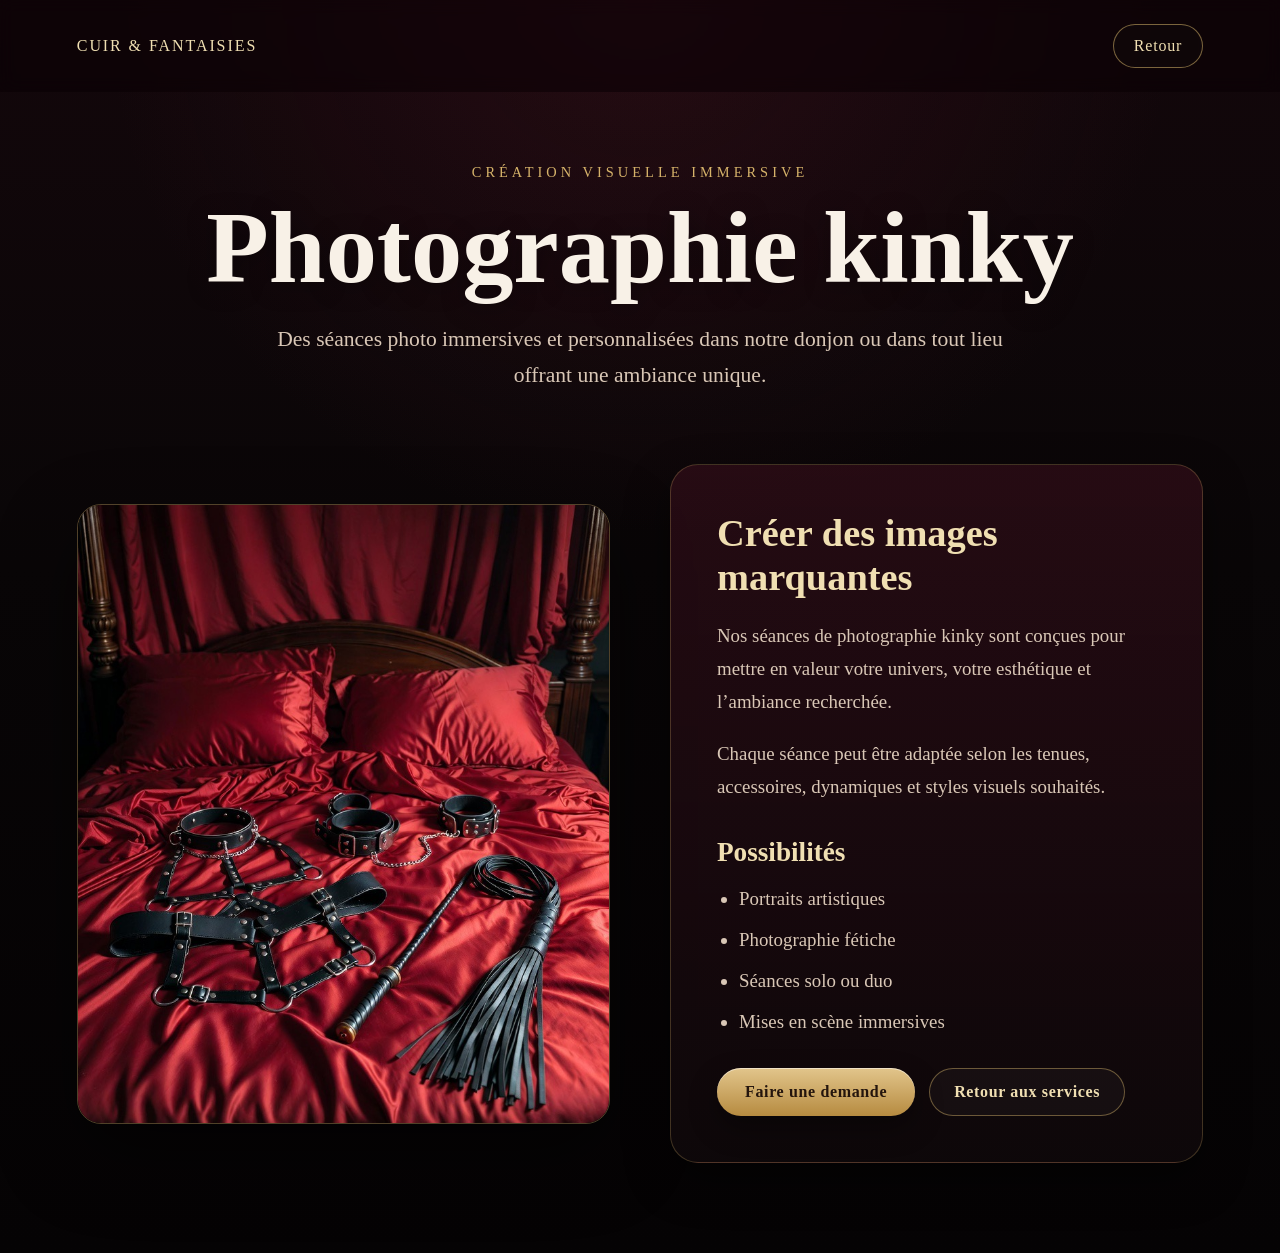
<file: photographie-kinky.html>
<!DOCTYPE html>
<html lang="fr">

<head>
  <meta charset="UTF-8"/>
  <meta name="viewport" content="width=device-width, initial-scale=1.0"/>

  <title>Photographie kinky — Cuir & Fantaisies</title>

  <link rel="stylesheet" href="styles.css"/>
</head>

<body>

<header class="topbar">
  <div class="brand">Cuir & Fantaisies</div>

  <a href="index.html" class="nav-btn">
    Retour
  </a>
</header>

<main class="service-page">

  <section class="service-hero">

    <p class="eyebrow">Création visuelle immersive</p>

    <h1>Photographie kinky</h1>

    <p class="intro">
      Des séances photo immersives et personnalisées dans notre donjon ou dans tout lieu offrant une ambiance unique.
    </p>

  </section>

  <section class="service-detail-content">

    <div class="service-detail-image">
      <img src="images/photographie.jpeg" alt="Photographie kinky">
    </div>

    <div class="service-detail-text">

      <h2>Créer des images marquantes</h2>

      <p>
        Nos séances de photographie kinky sont conçues pour mettre en valeur votre univers, votre esthétique et l’ambiance recherchée.
      </p>

      <p>
        Chaque séance peut être adaptée selon les tenues, accessoires, dynamiques et styles visuels souhaités.
      </p>

      <h3>Possibilités</h3>

      <ul>
        <li>Portraits artistiques</li>
        <li>Photographie fétiche</li>
        <li>Séances solo ou duo</li>
        <li>Mises en scène immersives</li>
      </ul>

      <div class="service-actions">

     <a href="https://dameemanuelle-code.github.io/Services/reservation-services.html" class="service-btn">
          Faire une demande
        </a>

        <a href="index.html" class="service-btn-secondary">
          Retour aux services
        </a>

      </div>

    </div>

  </div>

</section>
  </section>

</main>

</body>
</html>
</file>
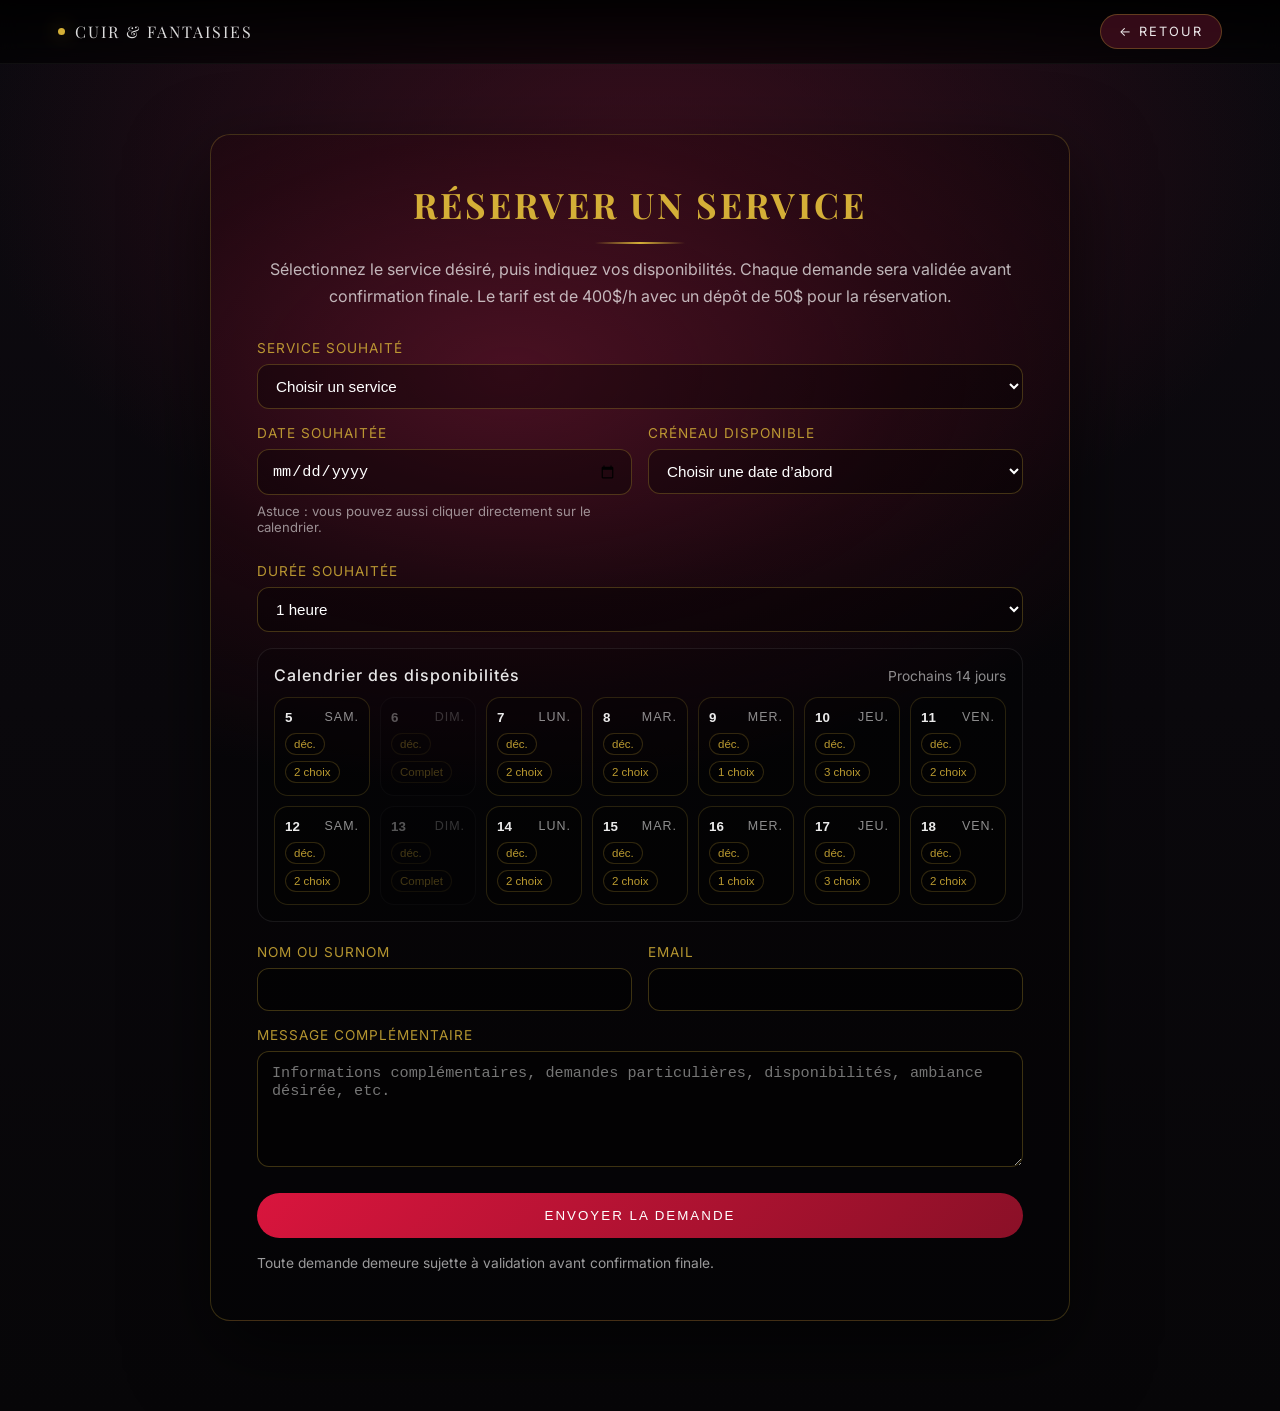
<file: reservation-services.html>
<!doctype html>
<html lang="fr">
<head>
  <meta charset="utf-8">
  <meta name="viewport" content="width=device-width, initial-scale=1">

  <title>Réservation | Cuir & Fantaisies</title>

  <link rel="preconnect" href="https://fonts.googleapis.com">
  <link rel="preconnect" href="https://fonts.gstatic.com" crossorigin>

  <link href="https://fonts.googleapis.com/css2?family=Playfair+Display:wght@500;600;700&family=Inter:wght@300;400;500;600&display=swap" rel="stylesheet">

  <link rel="stylesheet" href="reservation-services.css">
</head>

<body>

  <header class="topbar">
    <div class="topbar-inner">
      <a class="brand" href="index.html">
        <span class="dot"></span>
        <span>Cuir &amp; Fantaisies</span>
      </a>

      <a class="back" href="https://dameemanuelle-code.github.io/Services/index.html">
        ← Retour
      </a>
    </div>
  </header>

  <main class="reservation-wrapper">
    <section class="reservation-card">

      <h1 class="page-title">Réserver un service</h1>

      <p class="subtitle">
        Sélectionnez le service désiré, puis indiquez vos disponibilités.
        Chaque demande sera validée avant confirmation finale.
        Le tarif est de 400$/h avec un dépôt de 50$ pour la réservation. 
      </p>

      <form
        id="serviceBookingForm"
        class="form"
        action="https://docs.google.com/forms/d/e/1FAIpQLSdvaqRy2nDmMKOrVVC4Vn0al-Hg6zuMT703LRofp9lGYy9cSw/formResponse"
        method="POST"
        target="hidden_iframe"
      >

        <div class="form-group">
          <label for="service">Service souhaité</label>

          <select id="service" name="entry.1948465557" required>
            <option value="">Choisir un service</option>
            <option value="Photographie kinky">Photographie kinky</option>
            <option value="Contention">Contention</option>
            <option value="Jeux d’impact">Jeux d’impact</option>
            <option value="Jeux médicaux">Jeux médicaux</option>
            <option value="Chasteté">Chasteté</option>
            <option value="Électroplay">Électroplay</option>
            <option value="Domination">Domination</option>
            <option value="Féminisation">Féminisation</option>
          </select>
        </div>

        <div class="grid2">

          <div class="form-group">
            <label for="date">Date souhaitée</label>

            <input
              type="date"
              id="date"
              name="entry.1537833412"
              required
            >

            <p class="tiny">
              Astuce : vous pouvez aussi cliquer directement sur le calendrier.
            </p>
          </div>

          <div class="form-group">
            <label for="slot">Créneau disponible</label>

            <select id="slot" name="entry.1709299398" required>
              <option value="">Choisir une date d’abord</option>
              <option value="Am">Am</option>
              <option value="Pm">Pm</option>
              <option value="Soirée">Soirée</option>
            </select>

            <div id="slotPills" class="slot-pills"></div>

            <p id="slotHint" class="slot-hint"></p>
          </div>

        </div>

        <div class="form-group">
          <label for="duration">Durée souhaitée</label>

          <select id="duration" name="entry.246626838" required>
            <option value="1 heure">1 heure</option>
            <option value="90 minutes">90 minutes</option>
            <option value="2 heures">2 heures</option>
          </select>
        </div>

        <div class="calendar-wrap">
          <div class="calendar-head">
            <div class="calendar-title">Calendrier des disponibilités</div>
            <div class="calendar-sub">Prochains 14 jours</div>
          </div>

          <div id="calendar" class="calendar"></div>
        </div>

        <div class="grid2">

          <div class="form-group">
            <label for="name">Nom ou surnom</label>

            <input
              type="text"
              id="name"
              name="entry.1416411362"
              required
            >
          </div>

          <div class="form-group">
            <label for="email">Email</label>

            <input
              type="email"
              id="email"
              name="entry.443720472"
              required
            >
          </div>

        </div>

        <div class="form-group">
          <label for="message">Message complémentaire</label>

          <textarea
            id="message"
            name="entry.995574164"
            rows="5"
            placeholder="Informations complémentaires, demandes particulières, disponibilités, ambiance désirée, etc."
          ></textarea>
        </div>

        <input type="hidden" name="fvv" value="1">

        <button type="submit" class="btn-primary">
          Envoyer la demande
        </button>

        <p class="fineprint">
          Toute demande demeure sujette à validation avant confirmation finale.
        </p>

      </form>

      <div id="successMessage" class="success-box" hidden>
        <h2>Demande transmise</h2>
        <p>
          Votre demande a bien été envoyée. Nous vous contacterons après validation.
        </p>
      </div>

    </section>
  </main>

  <iframe
    name="hidden_iframe"
    id="hidden_iframe"
    style="display:none;"
  ></iframe>

  <script src="reservation-services.js"></script>

  <script>
    const form = document.getElementById("serviceBookingForm");
    const successMessage = document.getElementById("successMessage");
    const hiddenIframe = document.getElementById("hidden_iframe");

    let submitted = false;

    form.addEventListener("submit", function () {
      submitted = true;
    });

    hiddenIframe.addEventListener("load", function () {
      if (submitted) {
        form.hidden = true;
        successMessage.hidden = false;
      }
    });
  </script>

</body>
</html>
</file>
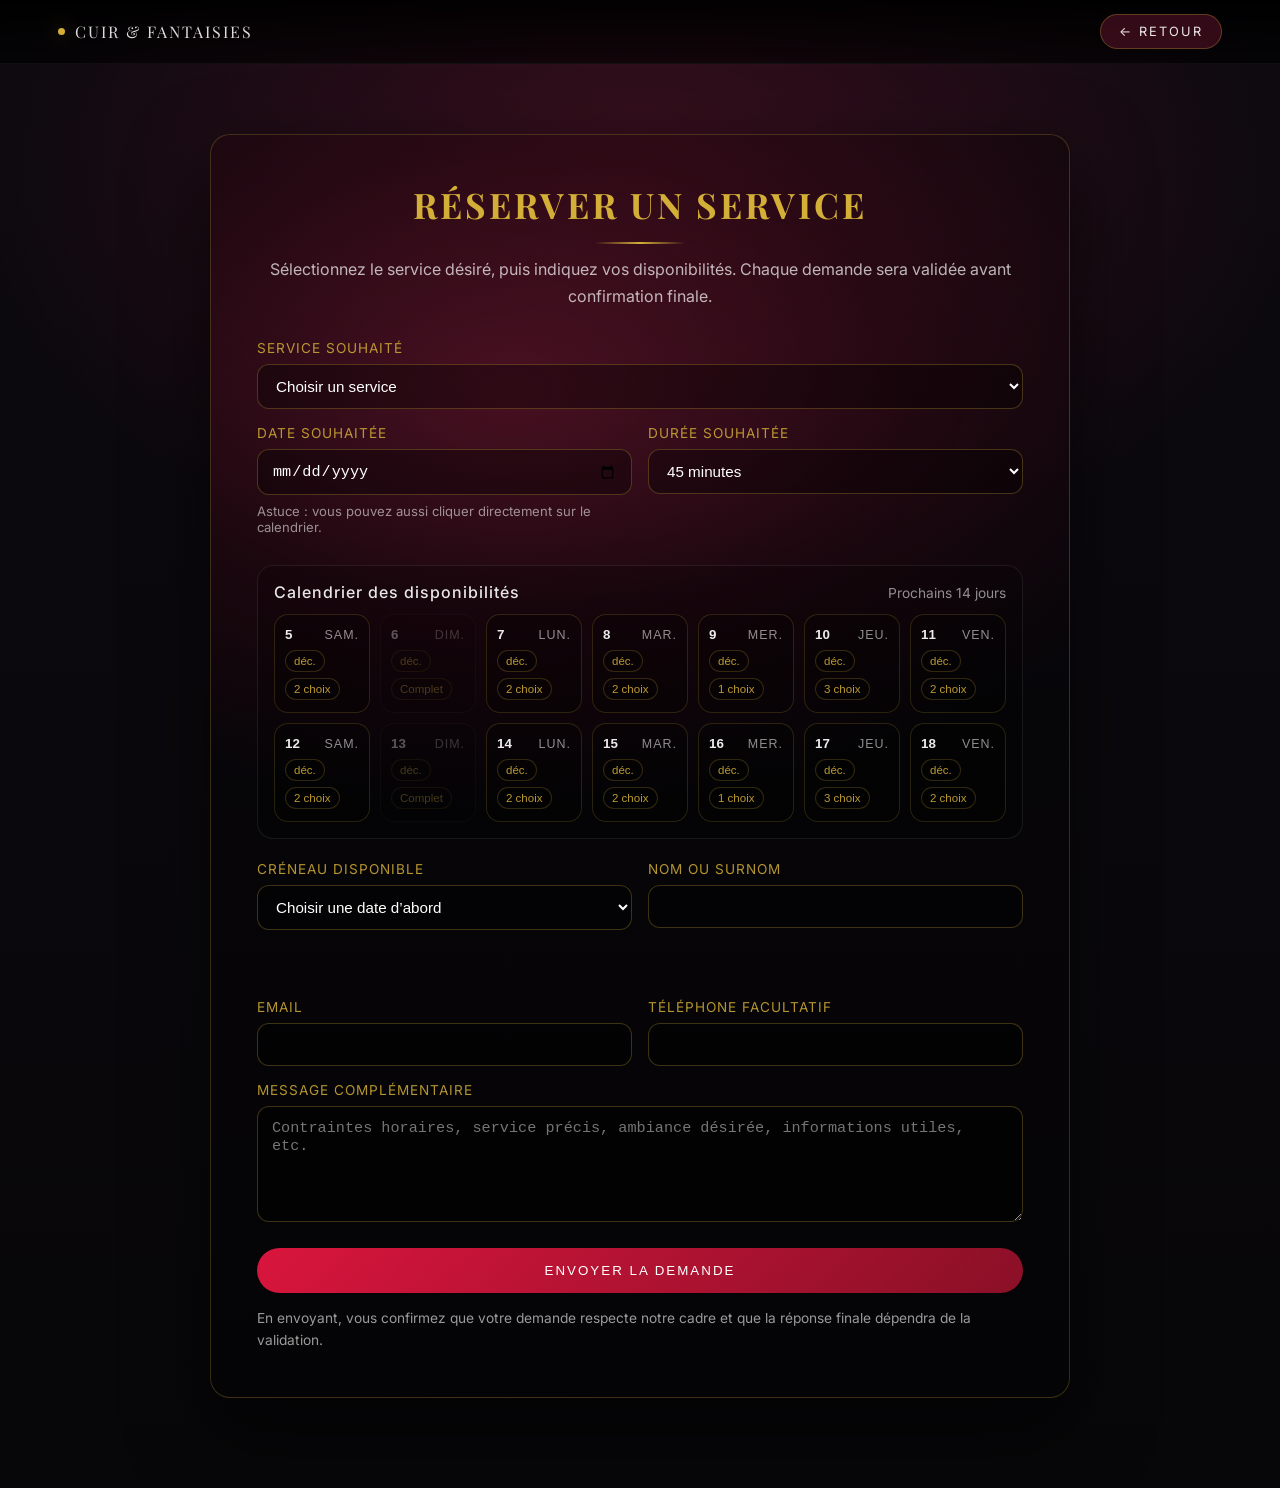
<file: réservation-services.html>
<!doctype html>
<html lang="fr">
<head>
  <meta charset="utf-8">
  <meta name="viewport" content="width=device-width, initial-scale=1">
  <title>Réservation services | Cuir & Fantaisies</title>

  <link rel="preconnect" href="https://fonts.googleapis.com">
  <link rel="preconnect" href="https://fonts.gstatic.com" crossorigin>
  <link href="https://fonts.googleapis.com/css2?family=Playfair+Display:wght@500;600;700&family=Inter:wght@300;400;500&display=swap" rel="stylesheet">

  <link rel="stylesheet" href="reservation-services.css">
</head>

<body>
  <header class="topbar">
    <div class="topbar-inner">
      <a class="brand" href="index.html">
        <span class="dot"></span>
        <span>Cuir &amp; Fantaisies</span>
      </a>
      <a class="back" href="services.html">← Retour</a>
    </div>
  </header>

  <main class="reservation-wrapper">
    <section class="reservation-card">
      <h1 class="page-title">Réserver un service</h1>
      <p class="subtitle">
        Sélectionnez le service désiré, puis indiquez vos disponibilités.  
        Chaque demande sera validée avant confirmation finale.
      </p>

      <form id="serviceBookingForm" class="form" autocomplete="on">

        <div class="form-group">
          <label for="service">Service souhaité</label>
          <select id="service" required>
            <option value="">Choisir un service</option>
            <option>Photographie thématique / boudoir</option>
            <option>Découverte de l’univers Cuir & Fantaisies</option>
            <option>Rencontre avec Dame Émanuelle</option>
            <option>Rencontre avec partenaire</option>
            <option>Création de contenu / portfolio</option>
            <option>Autre demande personnalisée</option>
          </select>
        </div>

        <div class="grid2">
          <div class="form-group">
            <label for="date">Date souhaitée</label>
            <input type="date" id="date" required>
            <p class="tiny">Astuce : vous pouvez aussi cliquer directement sur le calendrier.</p>
          </div>

          <div class="form-group">
            <label for="duration">Durée souhaitée</label>
            <select id="duration" required>
              <option>45 minutes</option>
              <option>60 minutes</option>
              <option>90 minutes</option>
              <option>2 heures</option>
              <option>À déterminer</option>
            </select>
          </div>
        </div>

        <div class="calendar-wrap">
          <div class="calendar-head">
            <div class="calendar-title">Calendrier des disponibilités</div>
            <div class="calendar-sub">Prochains 14 jours</div>
          </div>
          <div id="calendar" class="calendar"></div>
        </div>

        <div class="grid2">
          <div class="form-group">
            <label for="slot">Créneau disponible</label>
            <select id="slot" required>
              <option value="">Choisir une date d’abord</option>
            </select>
            <div id="slotPills" class="slot-pills"></div>
            <p id="slotHint" class="slot-hint"></p>
          </div>

          <div class="form-group">
            <label for="name">Nom ou surnom</label>
            <input type="text" id="name" required>
          </div>
        </div>

        <div class="grid2">
          <div class="form-group">
            <label for="email">Email</label>
            <input type="email" id="email" required>
          </div>

          <div class="form-group">
            <label for="phone">Téléphone facultatif</label>
            <input type="tel" id="phone">
          </div>
        </div>

        <div class="form-group">
          <label for="message">Message complémentaire</label>
          <textarea id="message" rows="5" placeholder="Contraintes horaires, service précis, ambiance désirée, informations utiles, etc."></textarea>
        </div>

        <button type="button" class="btn-primary" onclick="sendServiceForm()">
          Envoyer la demande
        </button>

        <p class="fineprint">
          En envoyant, vous confirmez que votre demande respecte notre cadre et que la réponse finale dépendra de la validation.
        </p>

      </form>
    </section>
  </main>

  <script src="reservation-services.js"></script>
</body>
</html>
</file>
<file: styles.css>
:root {
  --bg-main: #070506;
  --bg-deep: #12070b;
  --bg-card: rgba(24, 10, 14, 0.88);
  --bordeaux: #4a0f1f;
  --bordeaux-soft: #6b1d30;
  --gold: #d6b36a;
  --gold-soft: #f0dfb2;
  --text-main: #f2e8dc;
  --text-soft: #d9c7b6;
  --border: rgba(214, 179, 106, 0.26);
  --shadow: 0 18px 45px rgba(0, 0, 0, 0.45);
  --radius: 18px;
  --max-width: 1220px;
}

* {
  box-sizing: border-box;
}

html {
  scroll-behavior: smooth;
}

body {
  margin: 0;
  background:
    radial-gradient(circle at top, rgba(107, 29, 48, 0.18), transparent 38%),
    linear-gradient(180deg, #13070b 0%, #090607 40%, #060405 100%);
  color: var(--text-main);
  font-family: 'Cormorant Garamond', serif;
}

img {
  display: block;
  width: 100%;
}

a {
  text-decoration: none;
  color: inherit;
}

.section-inner {
  width: min(100% - 40px, var(--max-width));
  margin: 0 auto;
}

/* HERO */

.hero {
  position: relative;
  min-height: 100vh;
  padding: 110px 0 90px;
  display: flex;
  flex-direction: column;
  justify-content: center;
  overflow: hidden;
  background:
    linear-gradient(180deg, rgba(8, 4, 5, 0.35), rgba(8, 4, 5, 0.82)),
    radial-gradient(circle at center, rgba(107, 29, 48, 0.20), transparent 45%),
    linear-gradient(135deg, #12070a 0%, #220a12 35%, #080506 100%);
}

.hero::before {
  content: "";
  position: absolute;
  inset: 0;
  background: url("images/IMG_6038.jpeg") center center no-repeat;
  background-size: 560px;
  opacity: 0.25;
  filter: drop-shadow(0 0 18px rgba(180, 130, 40, 0.18)) blur(0.3px);
  pointer-events: none;
  z-index: 0;
}

.hero-overlay {
  position: absolute;
  inset: 0;
  background:
    linear-gradient(to bottom, rgba(0, 0, 0, 0.18), rgba(0, 0, 0, 0.45)),
    repeating-linear-gradient(
      90deg,
      transparent 0,
      transparent 110px,
      rgba(214, 179, 106, 0.02) 111px,
      transparent 112px
    );
  pointer-events: none;
  z-index: 1;
}

.hero-monogram {
  position: absolute;
  inset: 50% auto auto 50%;
  transform: translate(-50%, -48%);
  font-family: 'Playfair Display', serif;
  font-size: clamp(8rem, 18vw, 18rem);
  font-weight: 700;
  letter-spacing: 0.08em;
  color: rgba(214, 179, 106, 0.07);
  text-shadow: 0 0 35px rgba(214, 179, 106, 0.04);
  pointer-events: none;
  user-select: none;
  z-index: 1;
}

/* TOPBAR */

.topbar {
  position: fixed;
  top: 0;
  left: 0;
  width: 100%;
  z-index: 20;
  display: flex;
  justify-content: space-between;
  align-items: center;
  padding: 24px 6%;
  background: rgba(10, 0, 4, 0.55);
  backdrop-filter: blur(8px);
}

.brand {
  color: var(--gold-soft);
  font-family: 'Playfair Display', serif;
  font-size: 1rem;
  letter-spacing: 0.12em;
  text-transform: uppercase;
}

.nav-btn {
  border: 1px solid rgba(214, 179, 106, 0.55);
  color: var(--gold-soft);
  padding: 12px 20px;
  border-radius: 999px;
  font-size: 1rem;
  letter-spacing: 0.05em;
  background: rgba(255, 255, 255, 0.02);
  backdrop-filter: blur(3px);
  transition: transform 0.25s ease, box-shadow 0.25s ease, background 0.25s ease;
}

.nav-btn:hover {
  transform: translateY(-2px);
  box-shadow: 0 10px 25px rgba(0, 0, 0, 0.28);
  background: rgba(214, 179, 106, 0.08);
}

/* HERO CONTENT */

.hero-content {
  position: relative;
  z-index: 3;
  width: min(100% - 40px, 920px);
  margin: 0 auto;
  text-align: center;
}

.subtitle,
.section-kicker {
  font-size: 1.05rem;
  letter-spacing: 0.18em;
  text-transform: uppercase;
  color: var(--gold);
  margin: 0 0 16px;
}

.hero h1 {
  font-family: 'Playfair Display', serif;
  font-size: clamp(3rem, 7vw, 5.8rem);
  line-height: 0.95;
  margin: 0 0 24px;
  color: #f8f1e7;
  text-shadow: 0 4px 24px rgba(0, 0, 0, 0.32);
}

.hero-text {
  max-width: 760px;
  margin: 0 auto 30px;
  font-size: 1.45rem;
  line-height: 1.55;
  color: var(--text-soft);
}

.hero-btn,
.reservation-btn,
.service-btn {
  display: inline-block;
  padding: 15px 28px;
  border-radius: 999px;
  background: linear-gradient(180deg, rgba(230, 201, 142, 0.98), rgba(189, 144, 66, 0.96));
  color: #24150d;
  font-weight: 700;
  letter-spacing: 0.04em;
  font-size: 1rem;
  box-shadow:
    0 12px 28px rgba(0, 0, 0, 0.35),
    inset 0 1px 0 rgba(255, 255, 255, 0.5);
  transition: transform 0.25s ease, box-shadow 0.25s ease;
}

.hero-btn:hover,
.reservation-btn:hover,
.service-btn:hover {
  transform: translateY(-3px);
  box-shadow:
    0 18px 30px rgba(0, 0, 0, 0.42),
    inset 0 1px 0 rgba(255, 255, 255, 0.55);
}

/* SECTIONS */

.intro-section,
.more-section,
.reservation-section {
  padding: 95px 0;
}

.services-section {
  padding: 40px 0 100px;
}

.intro-section,
.services-section {
  text-align: center;
}

.intro-section h2,
.services-section h2,
.more-section h2,
.reservation-section h2 {
  font-family: 'Playfair Display', serif;
  font-size: clamp(2.1rem, 4vw, 3.4rem);
  margin: 0 0 18px;
  color: #f5ece1;
}

.intro-text,
.more-box p,
.reservation-box p {
  max-width: 850px;
  margin: 0 auto;
  font-size: 1.35rem;
  line-height: 1.7;
  color: var(--text-soft);
}

/* SERVICES GRID */

.services-grid {
  margin-top: 42px;
  display: grid;
  grid-template-columns: repeat(3, minmax(0, 1fr));
  gap: 28px;
}

.service-card {
  position: relative;
  display: block;
  background: linear-gradient(180deg, rgba(43, 15, 22, 0.90), rgba(16, 8, 11, 0.96));
  border: 1px solid var(--border);
  border-radius: var(--radius);
  overflow: hidden;
  box-shadow: var(--shadow);
  color: inherit;
  transition: transform 0.35s ease, box-shadow 0.35s ease, border-color 0.35s ease;
}

.service-card::before {
  content: "";
  position: absolute;
  inset: 0;
  background:
    linear-gradient(
      135deg,
      rgba(255, 255, 255, 0.05) 0%,
      transparent 28%,
      transparent 72%,
      rgba(214, 179, 106, 0.07) 100%
    );
  pointer-events: none;
  z-index: 1;
}

.service-card:hover {
  transform: translateY(-8px);
  border-color: rgba(214, 179, 106, 0.52);
  box-shadow: 0 24px 44px rgba(0, 0, 0, 0.48);
}

.service-image-frame {
  position: relative;
  padding: 14px 14px 0;
}

.service-image-frame::after {
  content: "";
  position: absolute;
  inset: 14px 14px 0 14px;
  border: 1px solid rgba(214, 179, 106, 0.28);
  border-radius: 14px;
  pointer-events: none;
  box-shadow: inset 0 0 24px rgba(214, 179, 106, 0.06);
}

.service-image-frame img {
  height: 290px;
  object-fit: cover;
  border-radius: 14px;
  filter: saturate(0.96) contrast(1.03);
  transition: transform 0.45s ease, filter 0.45s ease;
}

.service-card:hover .service-image-frame img {
  transform: scale(1.04);
  filter: saturate(1.02) contrast(1.06);
}

.service-card-content {
  padding: 22px 22px 26px;
  text-align: center;
}

.service-card-content h3 {
  margin: 0 0 12px;
  font-family: 'Playfair Display', serif;
  font-size: 2rem;
  color: var(--gold-soft);
}

.service-card-content p {
  margin: 0;
  font-size: 1.22rem;
  line-height: 1.6;
  color: var(--text-soft);
}

/* BOXES */

.more-box,
.reservation-box {
  text-align: center;
  background: linear-gradient(180deg, rgba(58, 15, 28, 0.65), rgba(14, 8, 10, 0.92));
  border: 1px solid rgba(214, 179, 106, 0.24);
  border-radius: 24px;
  padding: 48px 28px;
  box-shadow: var(--shadow);
}

.reservation-btn {
  margin-top: 28px;
}

/* RÉSEAUX SOCIAUX */

.social-section {
  width: min(100% - 40px, var(--max-width));
  margin: 30px auto 70px;
  padding: 45px 24px;
  text-align: center;
  border: 1px solid rgba(214, 179, 106, 0.28);
  border-radius: 24px;
  background: linear-gradient(180deg, rgba(72, 12, 28, 0.35), rgba(0, 0, 0, 0.4));
  box-shadow: var(--shadow);
}

.social-section h2 {
  font-family: 'Playfair Display', serif;
  color: var(--gold-soft);
  font-size: clamp(2rem, 4vw, 3rem);
  margin: 0 0 14px;
}

.social-section p {
  max-width: 760px;
  margin: 0 auto 30px;
  color: var(--text-soft);
  font-size: 1.25rem;
  line-height: 1.6;
}

.social-links {
  display: flex;
  justify-content: center;
  flex-wrap: wrap;
  gap: 16px;
}

.social-links a {
  display: inline-flex;
  align-items: center;
  justify-content: center;
  gap: 10px;
  min-width: 145px;
  padding: 14px 18px;
  color: #f7ead8;
  text-decoration: none;
  border: 1px solid rgba(214, 179, 106, 0.35);
  border-radius: 999px;
  background: rgba(0, 0, 0, 0.32);
  transition: transform 0.25s ease, box-shadow 0.25s ease, border-color 0.25s ease, background 0.25s ease;
}

.social-links a:hover {
  transform: translateY(-3px);
  border-color: var(--gold);
  background: rgba(214, 179, 106, 0.08);
  box-shadow: 0 0 18px rgba(214, 179, 106, 0.18);
}

.social-links i {
  color: var(--gold);
  font-size: 1.2rem;
}

/* FOOTER */

.site-footer {
  padding: 36px 20px 48px;
  text-align: center;
  color: rgba(242, 232, 220, 0.70);
  font-size: 1rem;
  letter-spacing: 0.08em;
  text-transform: uppercase;
}

/* PAGES INDIVIDUELLES DE SERVICES */

.service-page {
  min-height: 100vh;
  background:
    radial-gradient(circle at top, rgba(107, 29, 48, 0.22), transparent 38%),
    linear-gradient(180deg, #13070b 0%, #090607 45%, #050304 100%);
  color: var(--text-main);
  padding: 150px 6% 90px;
}

.service-hero {
  text-align: center;
  max-width: 920px;
  margin: 0 auto 70px;
}

.service-hero .eyebrow {
  color: var(--gold);
  text-transform: uppercase;
  letter-spacing: 0.28em;
  font-size: 0.9rem;
  margin-bottom: 18px;
}

.service-hero h1 {
  font-family: 'Playfair Display', serif;
  font-size: clamp(3rem, 8vw, 6.4rem);
  line-height: 0.95;
  margin: 0 0 24px;
  color: #f8f1e7;
  text-shadow: 0 4px 24px rgba(0, 0, 0, 0.35);
}

.service-hero .intro {
  max-width: 760px;
  margin: 0 auto;
  font-size: 1.35rem;
  line-height: 1.7;
  color: var(--text-soft);
}

.service-detail-content {
  display: grid;
  grid-template-columns: 1fr 1fr;
  gap: 60px;
  align-items: center;
  max-width: 1200px;
  margin: 0 auto;
}

.service-detail-image img {
  width: 100%;
  height: 620px;
  object-fit: cover;
  border-radius: 24px;
  border: 1px solid rgba(214, 179, 106, 0.35);
  box-shadow: 0 30px 80px rgba(0, 0, 0, 0.48);
}

.service-detail-text {
  background: linear-gradient(180deg, rgba(58, 15, 28, 0.58), rgba(14, 8, 10, 0.94));
  border: 1px solid rgba(214, 179, 106, 0.25);
  border-radius: 28px;
  padding: 46px;
  box-shadow: var(--shadow);
}

.service-detail-text h2,
.service-detail-text h3 {
  font-family: 'Playfair Display', serif;
  color: var(--gold-soft);
}

.service-detail-text h2 {
  font-size: 2.4rem;
  margin: 0 0 20px;
}

.service-detail-text h3 {
  font-size: 1.7rem;
  margin: 34px 0 14px;
}

.service-detail-text p,
.service-detail-text li {
  font-size: 1.18rem;
  line-height: 1.75;
  color: var(--text-soft);
}

.service-detail-text ul {
  margin: 0;
  padding-left: 22px;
}

.service-detail-text li {
  margin-bottom: 8px;
}

.service-actions {
  display: flex;
  gap: 14px;
  flex-wrap: wrap;
  margin-top: 30px;
}

.service-btn-secondary {
  display: inline-block;
  padding: 14px 24px;
  border-radius: 999px;
  font-weight: 700;
  letter-spacing: 0.04em;
  font-size: 1rem;
  border: 1px solid rgba(214, 179, 106, 0.45);
  color: var(--gold-soft);
  background: rgba(255, 255, 255, 0.03);
  transition: transform 0.25s ease, box-shadow 0.25s ease, background 0.25s ease;
}

.service-btn-secondary:hover {
  transform: translateY(-3px);
  background: rgba(214, 179, 106, 0.08);
}

/* RESPONSIVE */

@media (max-width: 1100px) {
  .services-grid {
    grid-template-columns: repeat(2, minmax(0, 1fr));
  }
}

@media (max-width: 900px) {
  .service-detail-content {
    grid-template-columns: 1fr;
    gap: 36px;
  }

  .service-detail-image img {
    height: 430px;
  }

  .service-detail-text {
    padding: 34px;
  }
}

@media (max-width: 768px) {
  .hero {
    min-height: auto;
    padding: 130px 0 70px;
  }

  .topbar {
    flex-direction: column;
    gap: 14px;
    padding: 18px 6%;
  }

  .hero-text {
    font-size: 1.2rem;
  }

  .intro-text,
  .more-box p,
  .reservation-box p {
    font-size: 1.18rem;
  }

  .services-grid {
    grid-template-columns: 1fr;
  }

  .service-image-frame img {
    height: 250px;
  }

  .service-card-content h3 {
    font-size: 1.8rem;
  }

  .service-card-content p {
    font-size: 1.12rem;
  }

  .social-section {
    margin: 30px auto 60px;
    padding: 34px 18px;
  }

  .social-links a {
    min-width: 135px;
  }
}

@media (max-width: 520px) {
  .service-page {
    padding: 135px 20px 70px;
  }

  .service-hero .intro {
    font-size: 1.15rem;
  }

  .service-detail-image img {
    height: 320px;
  }

  .service-detail-text {
    padding: 28px 22px;
  }

  .service-actions {
    flex-direction: column;
  }

  .service-btn,
  .service-btn-secondary {
    width: 100%;
    text-align: center;
  }
}

@media (max-width: 480px) {
  .section-inner {
    width: min(100% - 24px, var(--max-width));
  }

  .hero-monogram {
    font-size: 7rem;
  }

  .hero-btn,
  .reservation-btn,
  .nav-btn {
    width: 100%;
    text-align: center;
  }

  .more-box,
  .reservation-box {
    padding: 38px 20px;
  }

  .social-links {
  display: flex;
  justify-content: center;
  flex-wrap: wrap;
  gap: 28px;
}

.social-links a {
  display: inline-flex;
  align-items: center;
  justify-content: center;
  gap: 14px;
  min-width: 175px;
  padding: 18px 26px;
  color: #f7ead8;
  text-decoration: none;
  border: 1px solid rgba(214, 179, 106, 0.35);
  border-radius: 999px;
  background: rgba(0, 0, 0, 0.32);
  font-size: 1.18rem;
}
  .social-links i {
  color: var(--gold);
  font-size: 1.45rem;
}
</file>
<file: reservation-services.css>
:root{
  --bg:#070608;
  --bg2:#0d0a10;
  --wine:#2a0711;
  --wine2:#3a0b18;
  --gold:#d4af37;

  --text:rgba(255,255,255,.90);
  --muted:rgba(255,255,255,.70);

  --strokeGold:rgba(212,175,55,.24);
  --radius:20px;
}

*{box-sizing:border-box}

body{
  margin:0;
  font-family:'Inter',sans-serif;
  color:var(--text);
  background:
    radial-gradient(1100px 700px at 50% 12%, rgba(84,18,38,.62), transparent 60%),
    linear-gradient(to bottom, var(--bg2), var(--bg));
}

.topbar{
  position:sticky;
  top:0;
  z-index:999;
  background:linear-gradient(to bottom, rgba(0,0,0,.92), rgba(0,0,0,.60));
  border-bottom:1px solid rgba(255,255,255,.06);
  backdrop-filter:blur(10px);
}

.topbar-inner{
  width:min(1200px,96%);
  margin:0 auto;
  padding:14px 18px;
  display:flex;
  justify-content:space-between;
  align-items:center;
  gap:14px;
}

.brand{
  display:flex;
  align-items:center;
  gap:10px;
  text-decoration:none !important;
  color:rgba(255,255,255,.86) !important;
  font-family:'Playfair Display',serif;
  letter-spacing:2px;
  text-transform:uppercase;
}

.dot{
  width:7px;
  height:7px;
  border-radius:50%;
  background:var(--gold);
  box-shadow:0 0 18px rgba(212,175,55,.45);
}

.back{
  padding:9px 18px;
  border-radius:999px;
  border:1px solid rgba(212,175,55,.30);
  background:rgba(84,18,38,.60);
  text-decoration:none !important;
  color:rgba(255,255,255,.90) !important;
  font-size:.80rem;
  letter-spacing:2px;
  text-transform:uppercase;
}

.reservation-wrapper{
  display:flex;
  justify-content:center;
  padding:70px 20px 90px;
}

.reservation-card{
  width:100%;
  max-width:860px;
  background:
    radial-gradient(720px 420px at 35% 20%, rgba(84,18,38,.78), rgba(42,7,17,.55) 55%, rgba(0,0,0,.30));
  padding:46px;
  border-radius:var(--radius);
  border:1px solid var(--strokeGold);
  box-shadow:0 30px 80px rgba(0,0,0,.60);
}

.page-title{
  text-align:center;
  font-family:'Playfair Display',serif;
  font-size:2.2rem;
  color:var(--gold);
  letter-spacing:3px;
  text-transform:uppercase;
  margin:0 0 12px;
}

.page-title::after{
  content:"";
  display:block;
  width:90px;
  height:2px;
  margin:14px auto 0;
  background:linear-gradient(to right, transparent, var(--gold), transparent);
}

.subtitle{
  text-align:center;
  margin:0 auto 30px;
  color:var(--muted);
  max-width:780px;
  line-height:1.7;
}

.form{margin-top:10px}

.grid2{
  display:grid;
  grid-template-columns:1fr 1fr;
  gap:16px;
}

@media(max-width:760px){
  .reservation-card{padding:28px}
  .grid2{grid-template-columns:1fr}
}

.form-group{
  display:flex;
  flex-direction:column;
  gap:8px;
  margin-bottom:16px;
}

label{
  font-size:.85rem;
  text-transform:uppercase;
  letter-spacing:1px;
  color:rgba(212,175,55,.85);
}

input,select,textarea{
  padding:12px 14px;
  background:rgba(0,0,0,.35);
  border:1px solid rgba(212,175,55,.28);
  border-radius:12px;
  color:white;
  font-size:.95rem;
}

input:focus,select:focus,textarea:focus{
  outline:none;
  border-color:rgba(212,175,55,.70);
  box-shadow:0 0 0 3px rgba(212,175,55,.10);
}

textarea{
  resize:vertical;
  min-height:110px;
}

.tiny{
  margin:0;
  font-size:.82rem;
  color:rgba(255,255,255,.55);
}

.btn-primary{
  width:100%;
  margin-top:10px;
  padding:15px;
  border:none;
  border-radius:999px;
  background:linear-gradient(135deg,#d9153d,#8a1027);
  color:white;
  font-weight:500;
  letter-spacing:2px;
  text-transform:uppercase;
  cursor:pointer;
  transition:.25s ease;
}

.btn-primary:hover{
  transform:translateY(-2px);
  box-shadow:0 10px 30px rgba(0,0,0,.55);
}

.fineprint{
  margin:14px 0 0;
  font-size:.86rem;
  color:rgba(255,255,255,.60);
  line-height:1.6;
}

.slot-pills{
  display:flex;
  gap:10px;
  flex-wrap:wrap;
  margin-top:10px;
}

.pill{
  padding:10px 14px;
  border-radius:999px;
  border:1px solid rgba(212,175,55,.25);
  background:rgba(0,0,0,.35);
  color:rgba(255,255,255,.88);
  font-size:.85rem;
  letter-spacing:1px;
  text-transform:uppercase;
  cursor:pointer;
  transition:.2s ease;
}

.pill:hover{
  border-color:rgba(212,175,55,.45);
  background:rgba(212,175,55,.08);
}

.pill.selected{
  background:linear-gradient(135deg,#b3122b,#7a0f1e);
  border-color:rgba(212,175,55,.55);
}

.slot-hint{
  color:rgba(255,255,255,.55);
  font-size:.82rem;
}

.calendar-wrap{
  margin:14px 0 22px;
  padding:16px;
  border-radius:16px;
  border:1px solid rgba(255,255,255,.08);
  background:rgba(0,0,0,.18);
}

.calendar-head{
  display:flex;
  justify-content:space-between;
  align-items:baseline;
  gap:12px;
  margin-bottom:12px;
}

.calendar-title{
  color:rgba(255,255,255,.90);
  font-weight:500;
  letter-spacing:1px;
}

.calendar-sub{
  color:rgba(255,255,255,.55);
  font-size:.86rem;
}

.calendar{
  display:grid;
  grid-template-columns:repeat(7,1fr);
  gap:10px;
}

@media(max-width:760px){
  .calendar{grid-template-columns:repeat(4,1fr)}
}

.day{
  position:relative;
  padding:12px 10px;
  border-radius:14px;
  border:1px solid rgba(212,175,55,.18);
  background:rgba(0,0,0,.25);
  cursor:pointer;
  transition:.2s ease;
}

.day:hover{
  border-color:rgba(212,175,55,.45);
}

.day.unavailable{
  opacity:.35;
  cursor:not-allowed;
  border-color:rgba(255,255,255,.08);
}

.day.selected{
  background:linear-gradient(135deg,#b3122b,#7a0f1e);
  border-color:rgba(212,175,55,.55);
  box-shadow:0 10px 25px rgba(0,0,0,.35);
}

.day-top{
  display:flex;
  justify-content:space-between;
  align-items:center;
}

.day-num{
  font-weight:600;
  color:rgba(255,255,255,.92);
}

.day-dow{
  font-size:.78rem;
  color:rgba(255,255,255,.55);
  text-transform:uppercase;
  letter-spacing:1px;
}

.day-badges{
  margin-top:8px;
  display:flex;
  flex-wrap:wrap;
  gap:6px;
}

.badge{
  font-size:.72rem;
  padding:4px 8px;
  border-radius:999px;
  border:1px solid rgba(212,175,55,.22);
  color:rgba(212,175,55,.88);
  background:rgba(0,0,0,.25);
}

.day.selected .badge{
  border-color:rgba(255,255,255,.25);
  color:rgba(255,255,255,.92);
}
.success-box{
  text-align:center;
  padding:50px 20px;
}

.success-box h2{
  font-family:'Playfair Display',serif;
  color:var(--gold);
  font-size:2rem;
  margin-bottom:18px;
  letter-spacing:2px;
  text-transform:uppercase;
}

.success-box p{
  color:rgba(255,255,255,.78);
  line-height:1.8;
  max-width:520px;
  margin:0 auto;
}
</file>
